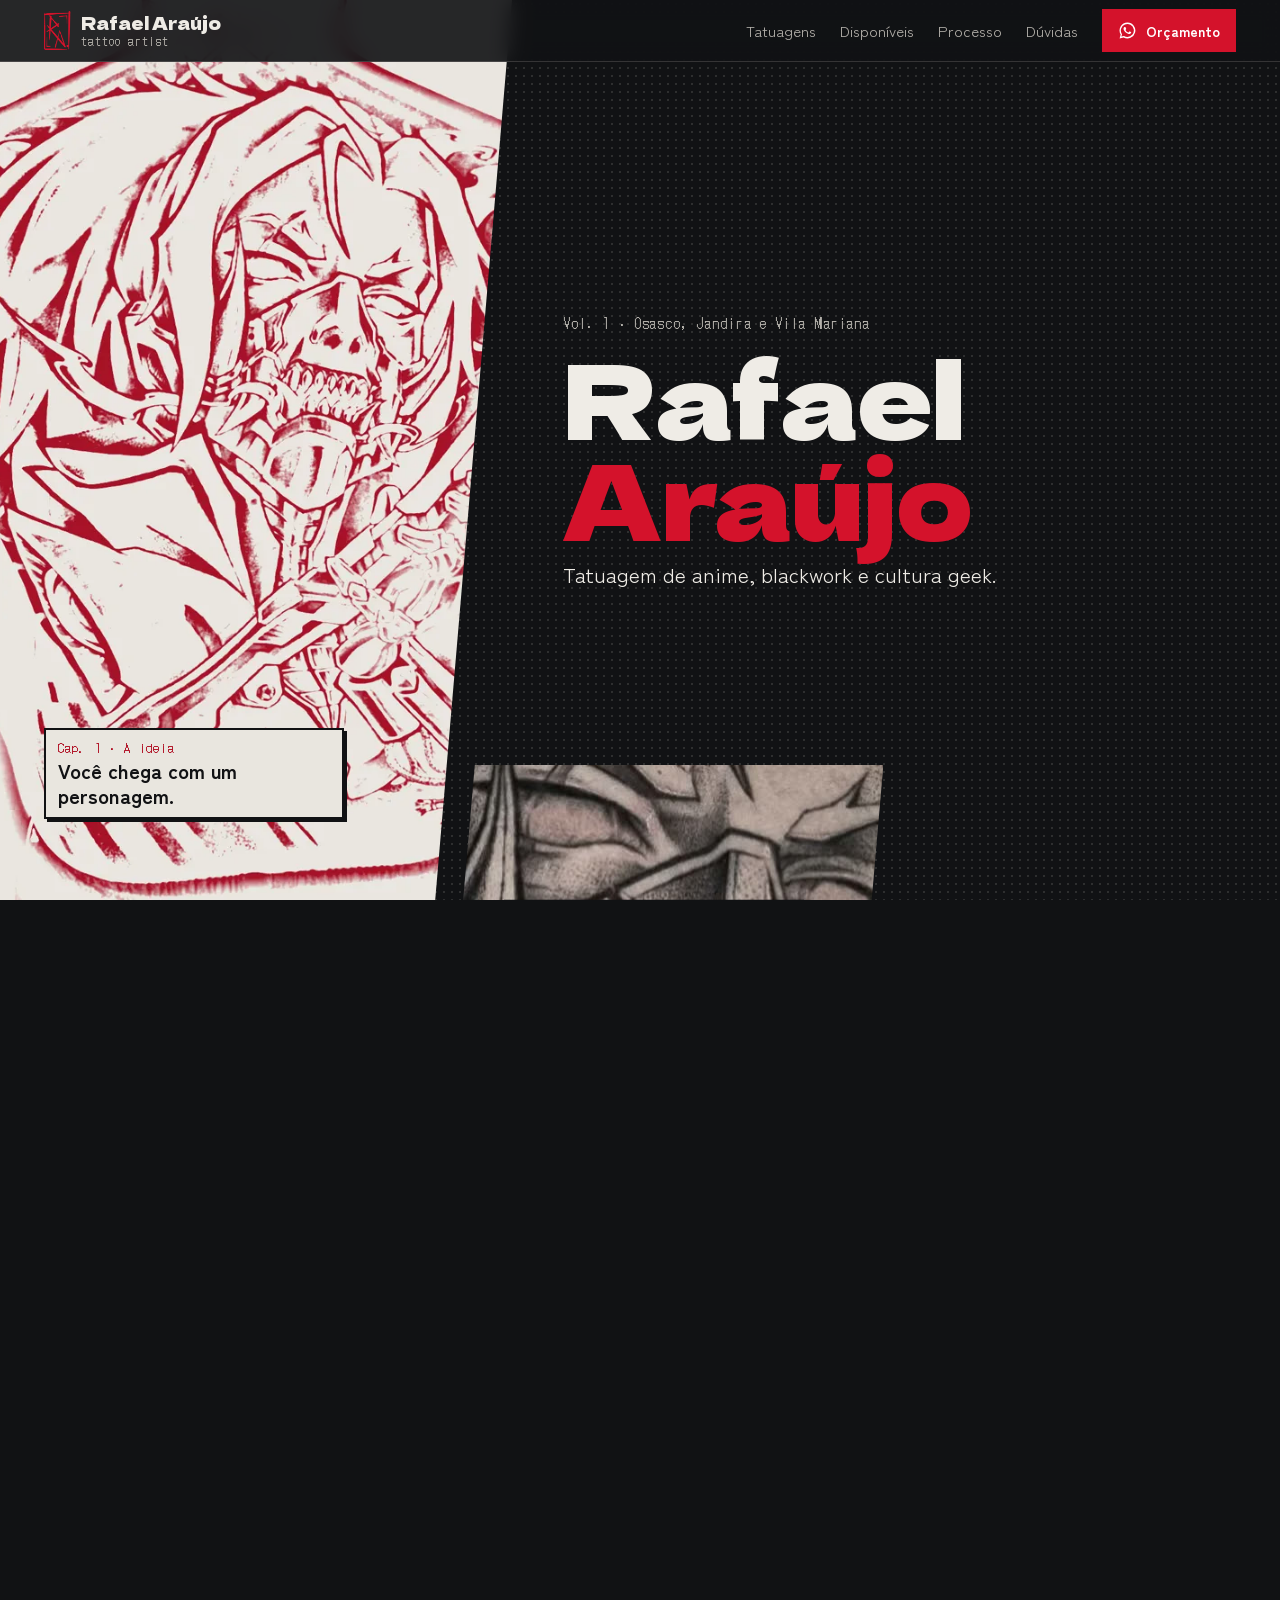
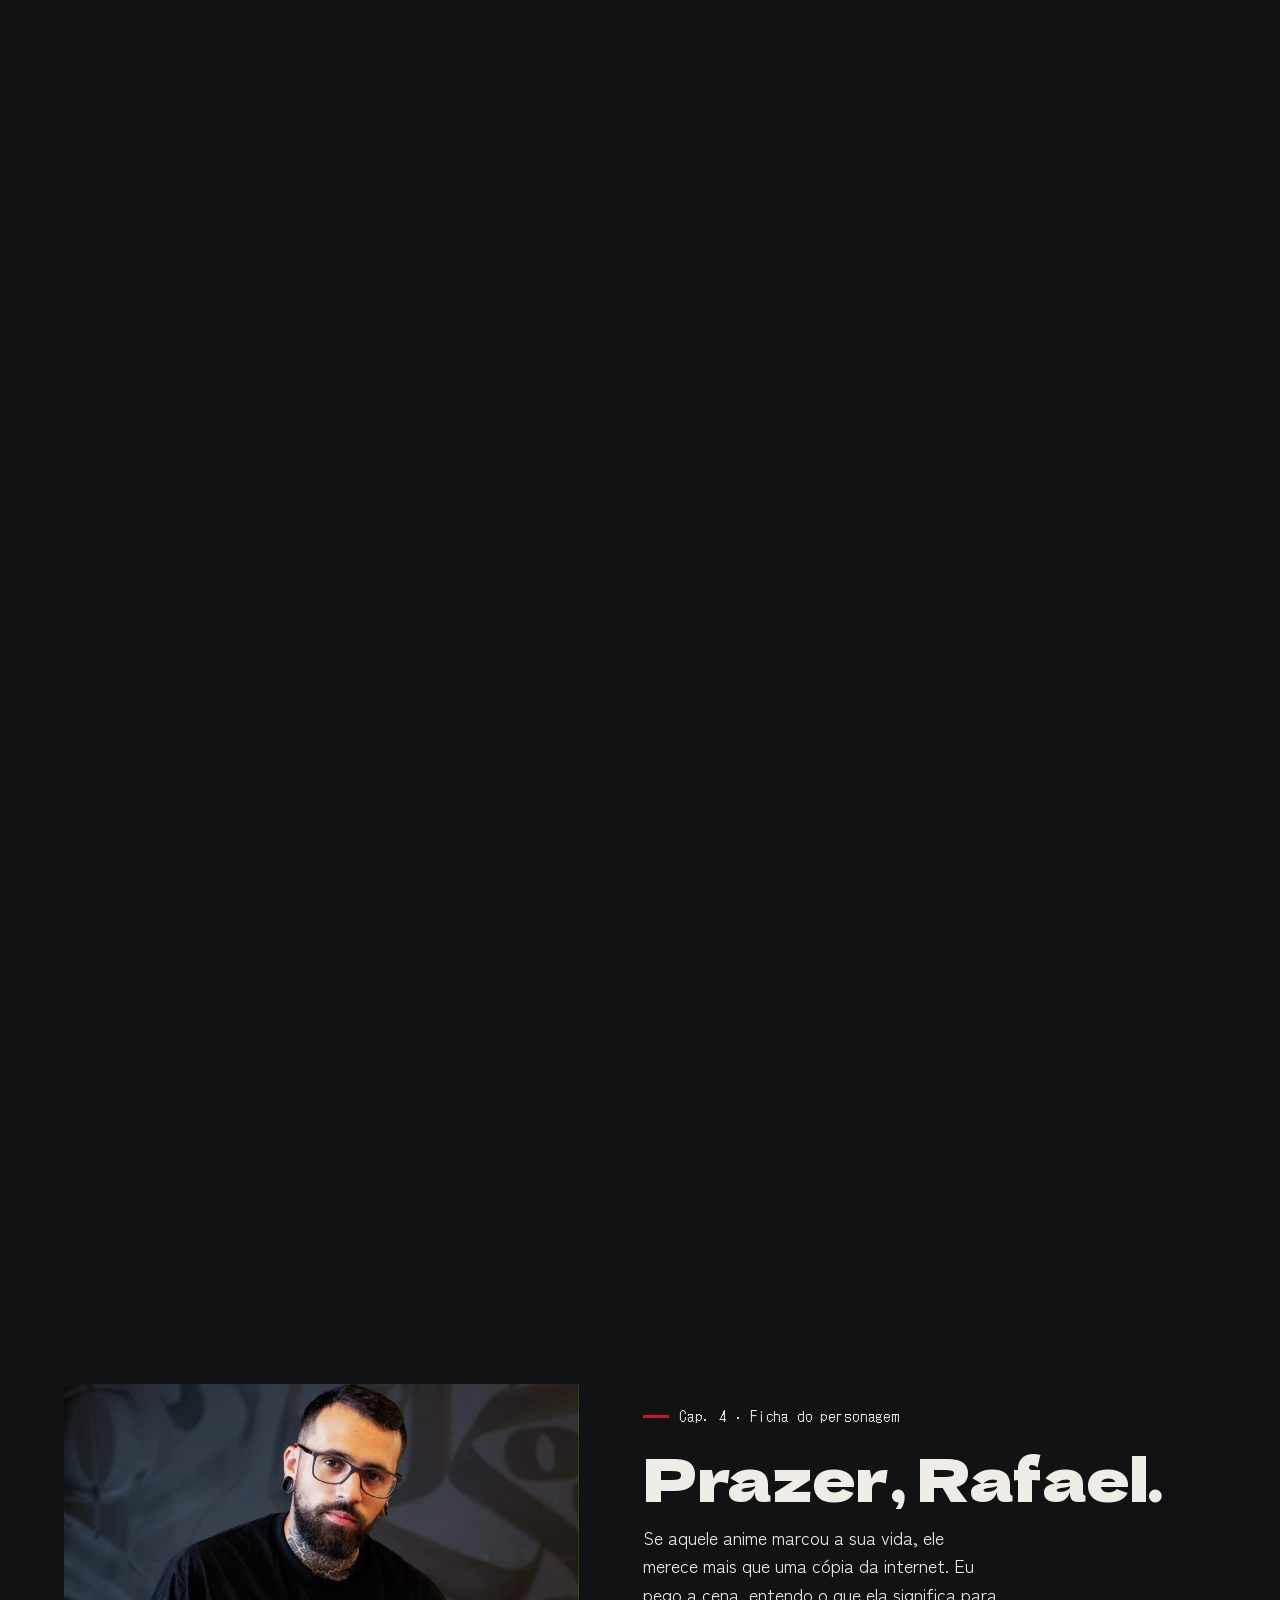
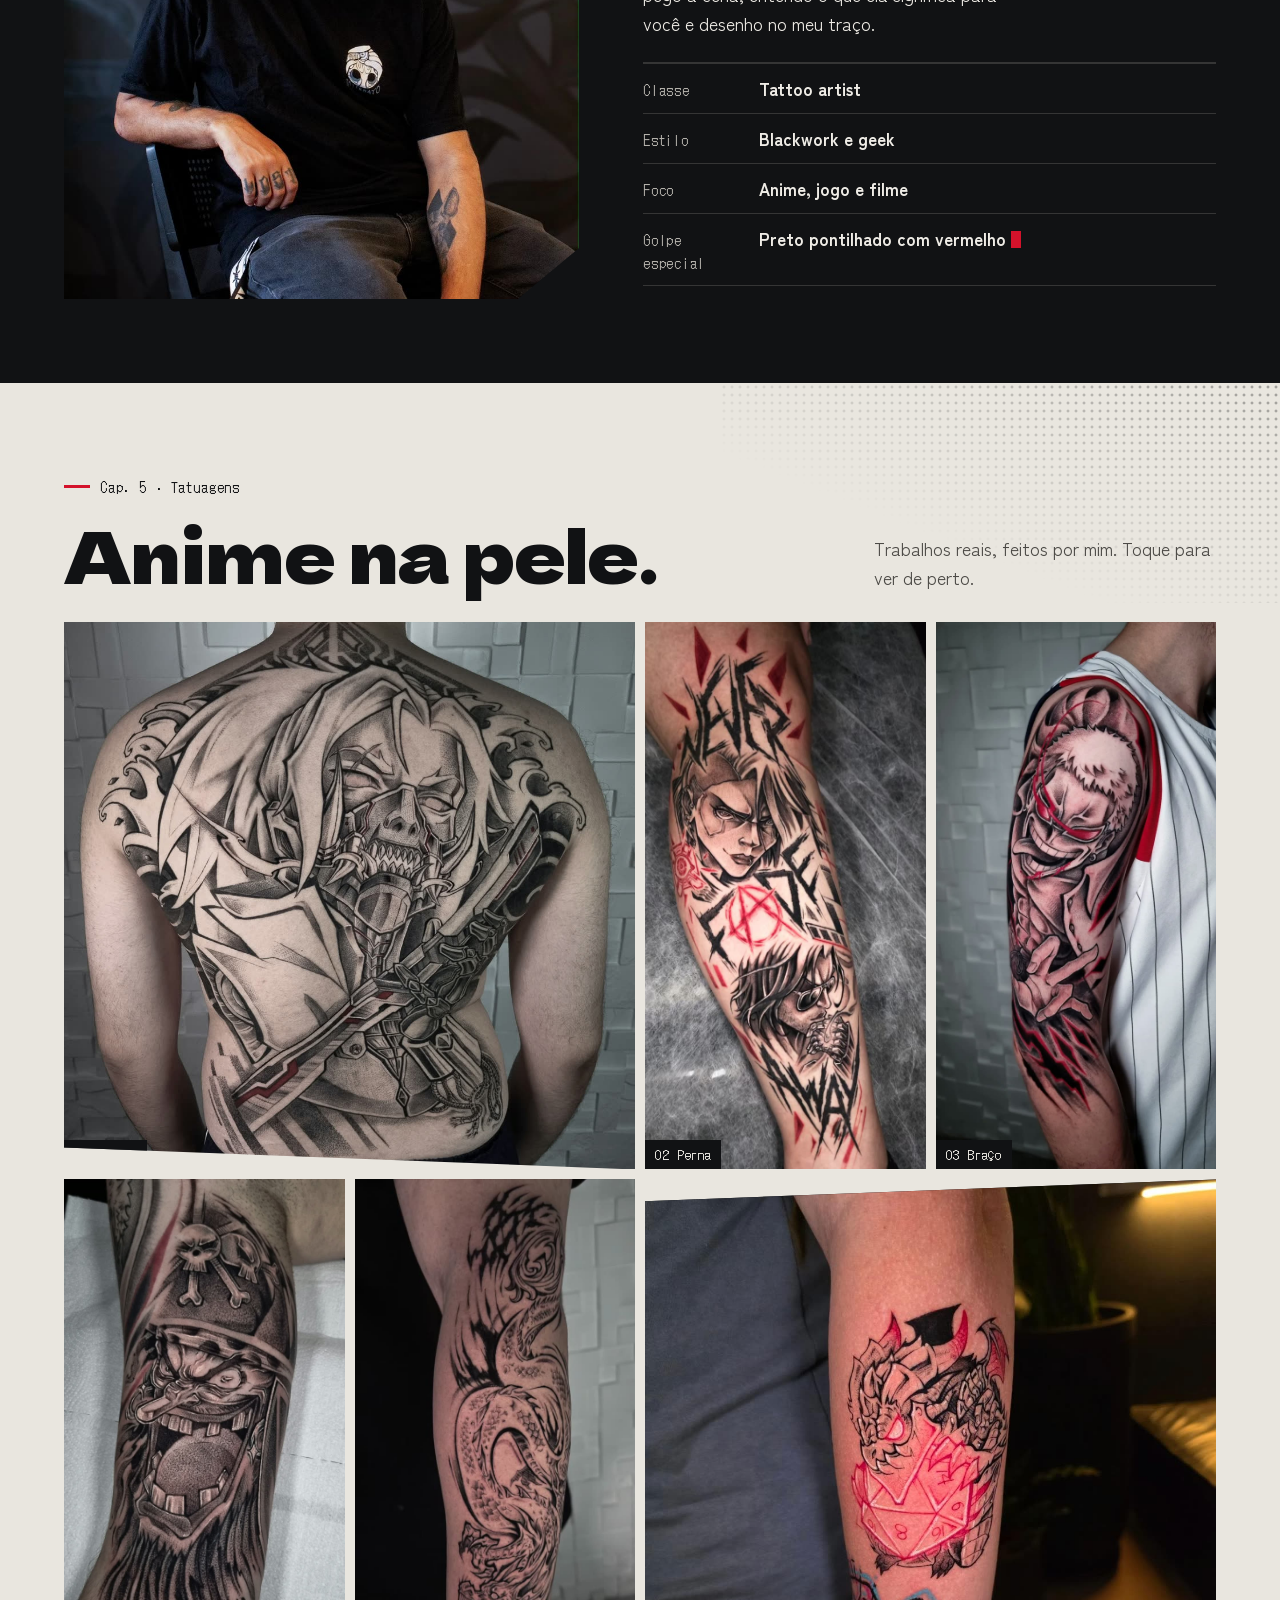
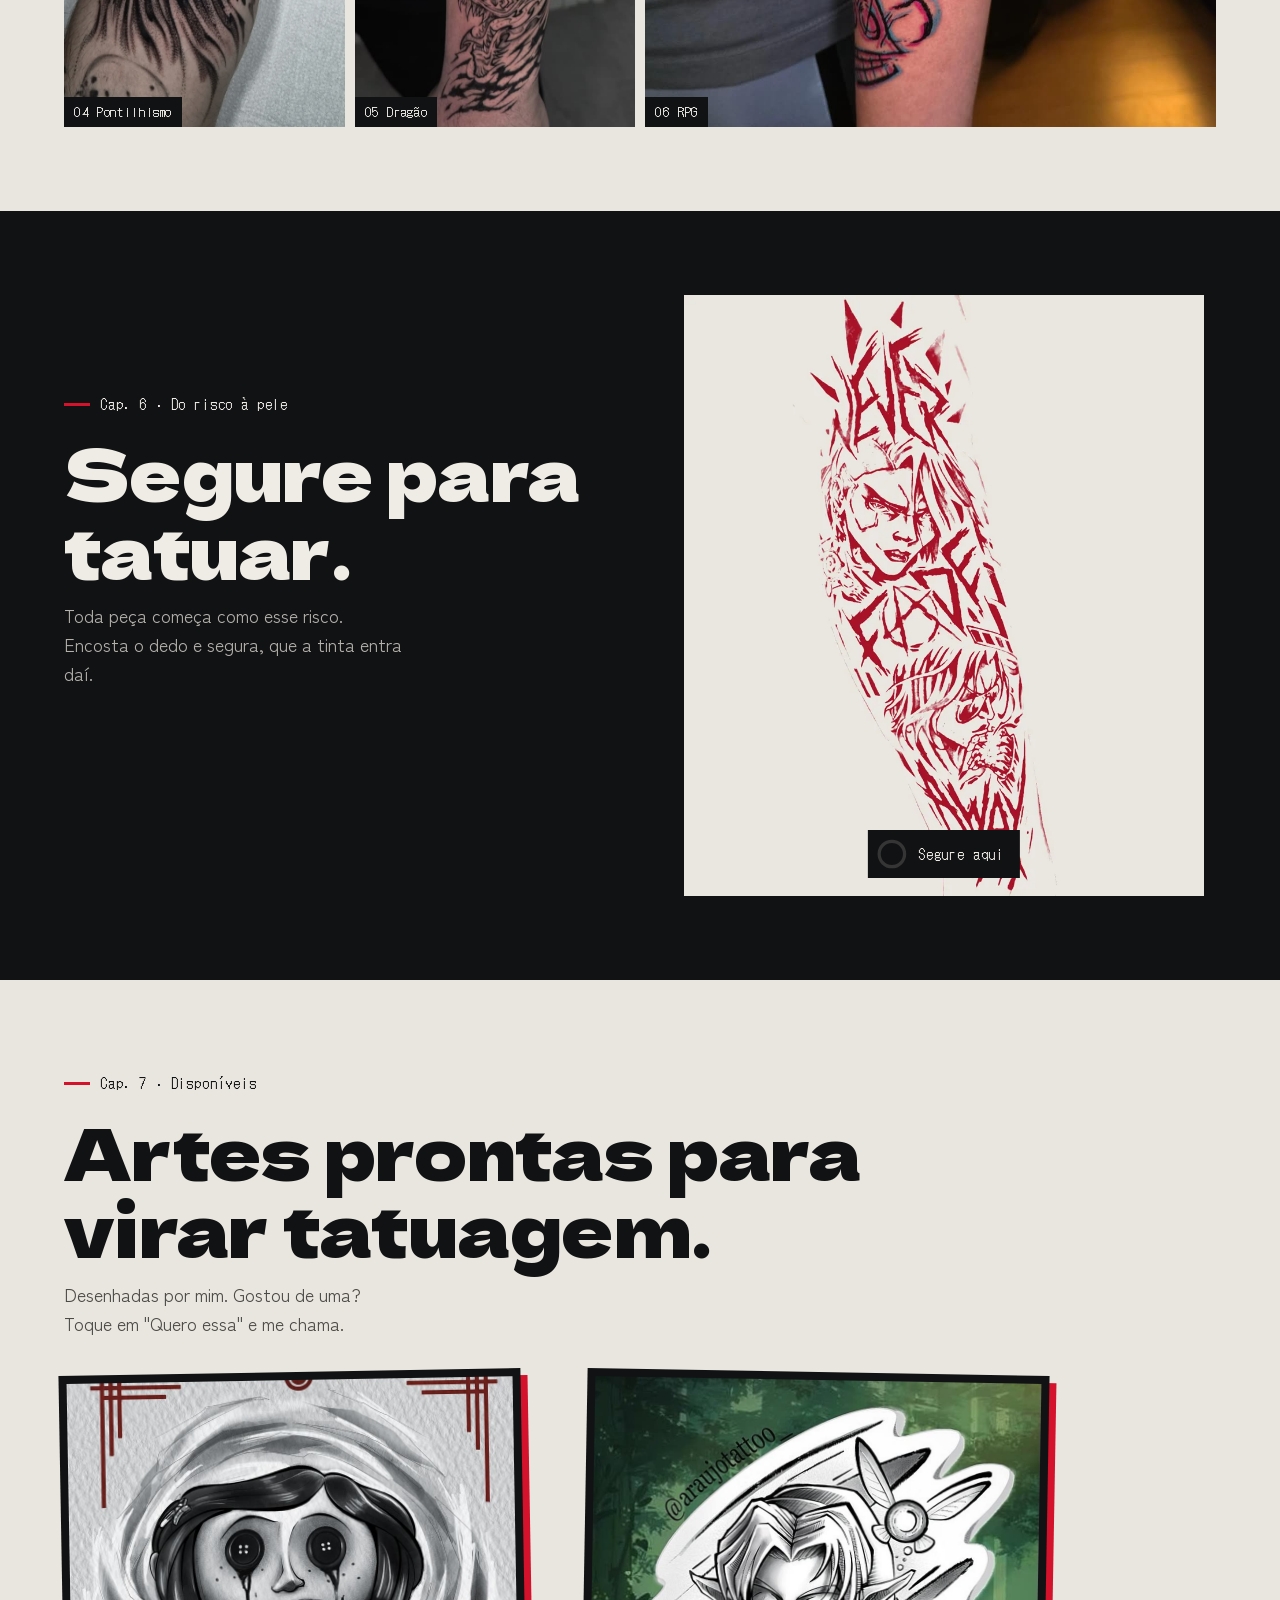
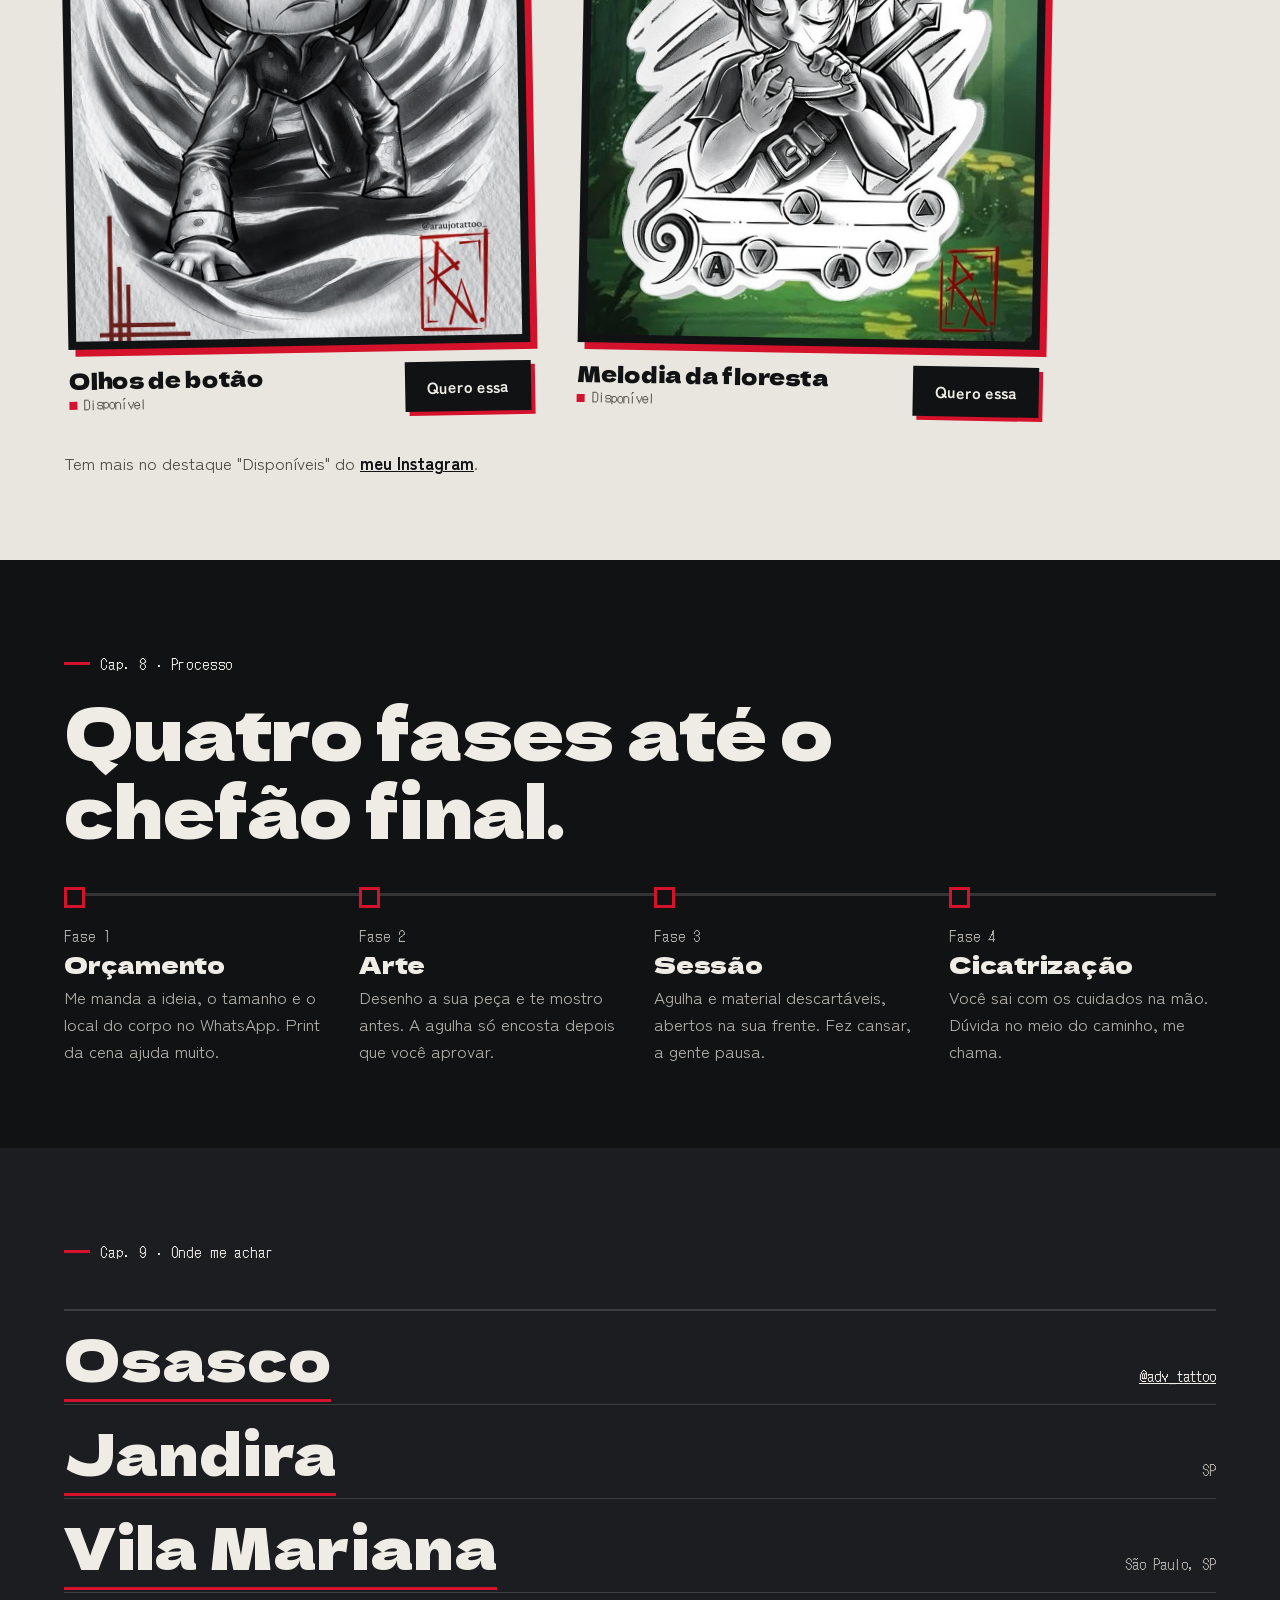
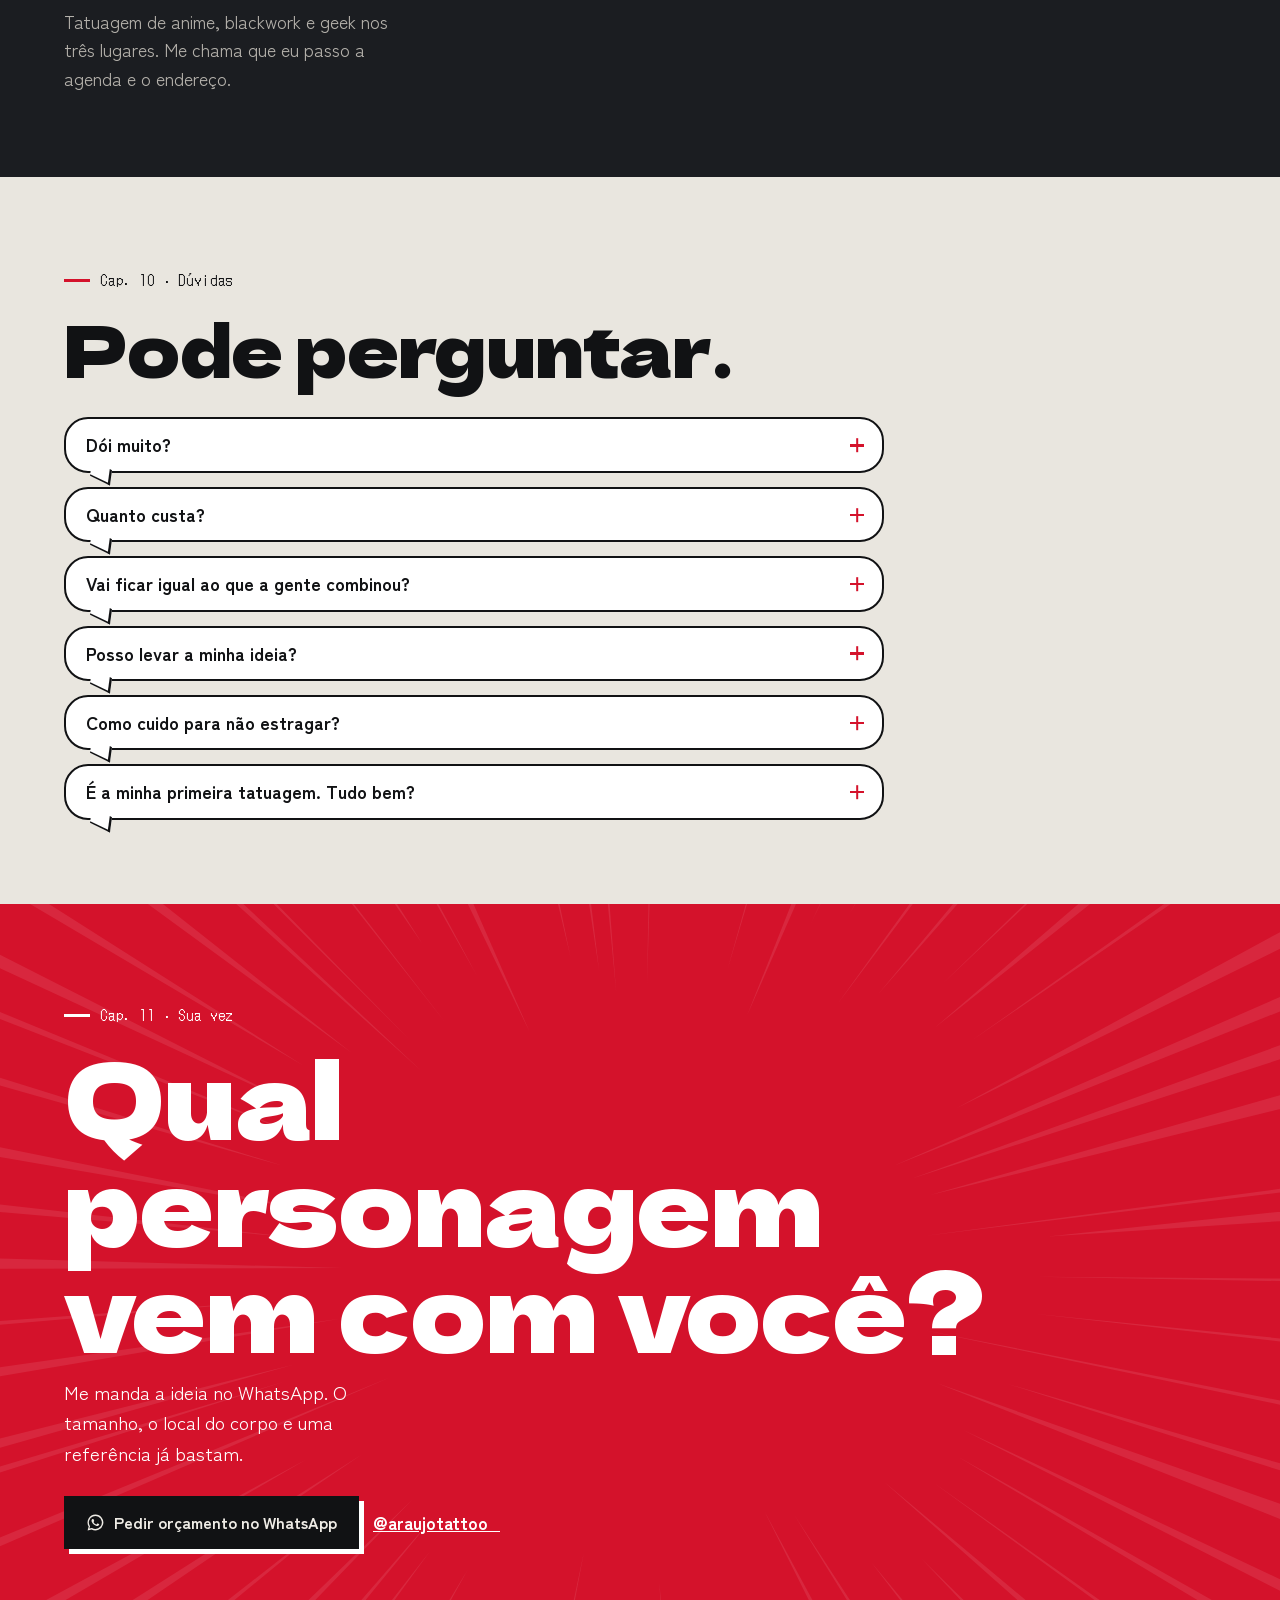
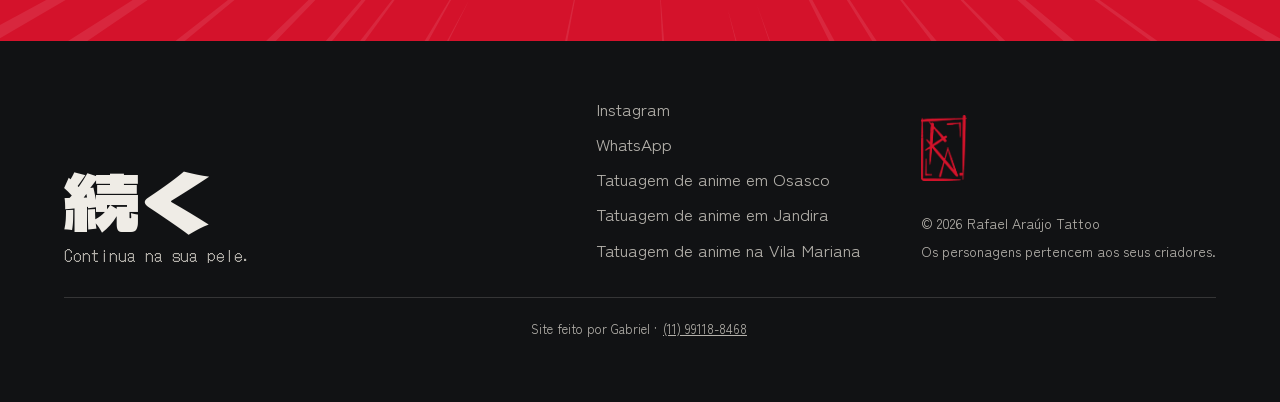
<file: index.html>
<!doctype html>
<html lang="pt-BR">
<head>
<meta charset="utf-8">
<meta name="viewport" content="width=device-width, initial-scale=1, viewport-fit=cover">
<title>Tatuagem de Anime em Osasco e São Paulo | Rafael Araújo Tattoo</title>
<meta name="description" content="Rafael Araújo, tatuador de anime, blackwork e cultura geek. Atende em Osasco, Jandira e Vila Mariana. Peça seu orçamento pelo WhatsApp.">
<meta name="theme-color" content="#111214">
<meta name="robots" content="index,follow,max-image-preview:large">
<link rel="canonical" href="https://gabrie345.github.io/rafael-araujo-tattoo/">
<!-- DEPLOY STEP: URL do ar (GitHub Pages); troque se mudar de domínio -->
<meta name="twitter:card" content="summary_large_image">
<meta property="og:locale" content="pt_BR">
<meta property="og:site_name" content="Rafael Araújo Tattoo">
<meta property="og:title" content="Rafael Araújo Tattoo">
<meta property="og:description" content="Anime, blackwork e cultura geek na pele. Osasco, Jandira e Vila Mariana.">
<meta property="og:type" content="website">
<meta property="og:url" content="https://gabrie345.github.io/rafael-araujo-tattoo/">
<meta property="og:image:width" content="1200">
<meta property="og:image:height" content="630">
<meta property="og:image" content="https://gabrie345.github.io/rafael-araujo-tattoo/assets/og.jpg">
<link rel="icon" href="data:image/svg+xml,%3Csvg xmlns='http://www.w3.org/2000/svg' viewBox='0 0 40 56'%3E%3Crect width='40' height='56' fill='%23111214'/%3E%3Cpath d='M3 3H37V53H3ZM10 8V38M10 8L22 22 7 30M10 24L31 50M29 28L19 50M29 28L34 46' fill='none' stroke='%23D4122B' stroke-width='3.4' stroke-linecap='round' stroke-linejoin='round'/%3E%3C/svg%3E">
<link rel="preconnect" href="https://fonts.googleapis.com">
<link rel="preconnect" href="https://fonts.gstatic.com" crossorigin>
<link href="https://fonts.googleapis.com/css2?family=Dela+Gothic+One&family=DotGothic16&family=Zen+Kaku+Gothic+New:wght@400;700&display=swap" rel="stylesheet">
<script type="application/ld+json">{"@context":"https://schema.org","@type":"TattooParlor","@id":"https://gabrie345.github.io/rafael-araujo-tattoo/#negocio","name":"Rafael Araújo Tattoo","url":"https://gabrie345.github.io/rafael-araujo-tattoo/","image":"https://gabrie345.github.io/rafael-araujo-tattoo/assets/og.jpg","logo":"https://gabrie345.github.io/rafael-araujo-tattoo/assets/selo.webp","description":"Tatuagem de anime, blackwork e cultura geek em Osasco, Jandira e Vila Mariana.","telephone":"+55-11-95864-4330","address":{"@type":"PostalAddress","addressLocality":"Osasco","addressRegion":"SP","addressCountry":"BR"},"areaServed":[{"@type":"City","name":"Osasco"},{"@type":"City","name":"Jandira"},{"@type":"Place","name":"Vila Mariana, São Paulo"}],"employee":{"@type":"Person","name":"Rafael Araújo","jobTitle":"Tatuador"},"knowsAbout":["Tatuagem de anime","Blackwork","Tatuagem geek"],"sameAs":["https://www.instagram.com/araujotattoo_/"]}</script>
<script>document.documentElement.classList.add('js')</script>
<style>
:root{
  --ink:#111214;
  --panel:#1B1D21;
  --paper:#E9E6DF;
  --paper-deep:#DAD6CC;
  --accent:#D4122B;
  --accent-hover:#B00E23;
  --accent-muted:rgba(212,18,43,.26);
  --on-ink:#EFECE6;
  --on-ink-2:#B4B1AB;
  --on-paper-2:#4C4A46;
  --hair-ink:rgba(239,236,230,.16);
  --hair-paper:rgba(17,18,20,.18);
  --ease-out:cubic-bezier(.16,1,.3,1);
  --ease-soft:cubic-bezier(.45,0,.2,1);
  --f-display:'Dela Gothic One','Arial Black',system-ui,sans-serif;
  --f-text:'Zen Kaku Gothic New',ui-sans-serif,system-ui,sans-serif;
  --f-mono:'DotGothic16',ui-monospace,monospace;
  --gutter:18px;
}
*{box-sizing:border-box;margin:0}
html{overflow-x:hidden;overflow-x:clip;-webkit-text-size-adjust:100%;scroll-behavior:smooth;background:var(--ink)}
body{overflow-x:hidden;overflow-x:clip;background:var(--ink);color:var(--on-ink);font-family:var(--f-text);font-size:17px;line-height:1.6;-webkit-font-smoothing:antialiased}
img{display:block;max-width:100%;height:auto}
a{color:inherit}
button{font:inherit;color:inherit}
h1,h2,h3{font-family:var(--f-display);font-weight:400;letter-spacing:-.01em;line-height:1.08}
.sr{position:absolute!important;width:1px;height:1px;overflow:hidden;clip:rect(0 0 0 0);white-space:nowrap}
.skip{position:fixed;left:12px;top:-70px;z-index:100;background:var(--accent);color:#fff;padding:10px 16px;transition:top .3s var(--ease-out)}
.skip:focus{top:12px}
:focus-visible{outline:3px solid var(--accent);outline-offset:3px}
.mono{font-family:var(--f-mono);font-size:14px;letter-spacing:.06em}
.wrap{max-width:1240px;margin:0 auto;padding:0 var(--gutter)}

/* ambiente: retícula que deriva devagar atrás das seções escuras */
.ambient{position:fixed;inset:-40px;z-index:-1;pointer-events:none;
  background-image:radial-gradient(rgba(239,236,230,.09) 1px,transparent 1.4px);background-size:9px 9px;
  animation:drift 80s linear infinite;animation-delay:-24s}
@keyframes drift{to{transform:translate3d(36px,36px,0)}}

/* navegação */
.nav{position:fixed;top:0;left:0;right:0;z-index:40;display:flex;align-items:center;justify-content:space-between;
  padding:9px var(--gutter);padding-top:max(9px,env(safe-area-inset-top));background:rgba(17,18,20,.9);
  backdrop-filter:blur(10px);-webkit-backdrop-filter:blur(10px);border-bottom:1px solid var(--hair-ink)}
.brand{display:flex;align-items:center;gap:10px;text-decoration:none}
.brand img{width:27px;height:39px}
.brand span{font-family:var(--f-display);font-size:15px;line-height:1.05}
.brand small{display:block;font-family:var(--f-mono);font-size:12px;letter-spacing:.08em;color:var(--on-ink-2);margin-top:3px}
.nav-links{display:flex;align-items:center;gap:24px}
.nav-links a.l{display:none;text-decoration:none;font-size:15px;color:var(--on-ink-2);transition:color .3s var(--ease-soft)}
.nav-links a.l:hover{color:var(--on-ink)}

.btn{display:inline-flex;align-items:center;justify-content:center;gap:9px;font:700 16px/1 var(--f-text);text-decoration:none;
  padding:15px 20px;border:2px solid transparent;cursor:pointer;background:none;
  transition:background-color .3s var(--ease-soft),color .3s var(--ease-soft),border-color .3s var(--ease-soft),transform .35s var(--ease-out),box-shadow .35s var(--ease-out)}
.btn svg{width:19px;height:19px;flex:none}
.btn:active{transform:translate(2px,2px)}
.btn-red{background:var(--accent);color:#fff;box-shadow:4px 4px 0 var(--on-ink)}
.btn-red:hover{background:var(--accent-hover);transform:translate(-1px,-1px);box-shadow:6px 6px 0 var(--on-ink)}
.btn-line{border-color:var(--on-ink);color:var(--on-ink)}
.btn-line:hover{background:var(--on-ink);color:var(--ink)}
.btn-ink{background:var(--ink);color:var(--on-ink);box-shadow:4px 4px 0 var(--accent)}
.btn-ink:hover{transform:translate(-1px,-1px);box-shadow:6px 6px 0 var(--accent)}
.btn-sm{padding:10px 14px;font-size:14px;box-shadow:none}
.btn-sm:hover{box-shadow:none;transform:none}
@media (pointer:coarse){.btn{min-height:44px}}

/* ============ HERO: a página de mangá ============ */
.hero{position:relative;height:500vh}
.stage{position:sticky;top:0;height:100vh;height:100svh;overflow:hidden;background:var(--ink);
  --p2:0;--p3:0;--ps:0;--pi:0;--pr:0;--pt:0;
  --clip1:polygon(0 0,100% 0,100% 86%,0 100%);
  --clip2:polygon(0 18.5%,100% 0,100% 81.6%,0 100%);
  --clip3:polygon(0 20.3%,100% 0,100% 100%,0 100%)}
.stage::before{content:"";position:absolute;inset:0;background-image:radial-gradient(rgba(239,236,230,.13) 1.1px,transparent 1.5px);background-size:8px 8px}

.capa{position:absolute;left:var(--gutter);right:var(--gutter);bottom:max(46px,7svh);opacity:calc(1 - var(--p3))}
.capa .mono{color:var(--on-ink-2);display:block;margin-bottom:10px}
.capa h1{font-size:clamp(50px,15.4vw,120px);line-height:.96;color:var(--on-ink)}
.capa h1 em{font-style:normal;color:var(--accent)}
.capa p{margin-top:14px;font-size:18px;line-height:1.35;color:var(--on-ink)}
.cue{position:absolute;left:var(--gutter);bottom:max(14px,2svh);display:flex;align-items:center;gap:10px;color:var(--on-ink-2);opacity:calc(1 - var(--p3))}
.cue i{display:block;width:30px;height:2px;background:var(--accent);transform-origin:left;animation:cue 2.4s var(--ease-soft) infinite;animation-delay:-.5s}
@keyframes cue{0%{transform:scaleX(.2)}50%{transform:scaleX(1)}100%{transform:scaleX(.2)}}

.pn{position:absolute;left:0;right:0;will-change:transform}
.pn-clip{position:absolute;inset:0;overflow:hidden}
.pn-clip img{width:100%;height:100%;object-fit:cover}
.pn-1{top:0;height:45%}
.pn-1 .pn-clip{clip-path:var(--clip1)}
.pn-1 img{object-position:50% 34%;transform:scale(1.5) translate3d(-3%,3%,0);transform-origin:58% 34%}
.pn-2{top:40.2%;height:34%;transform:translate3d(calc((1 - var(--p2))*104%),0,0)}
.pn-2 .pn-clip{clip-path:var(--clip2)}
.pn-2 img{object-position:50% 42%}
.pn-3{top:69.5%;height:30.5%;transform:translate3d(calc((1 - var(--p3))*-104%),0,0)}
.pn-3 .pn-clip{clip-path:var(--clip3)}
.pn-3 img{object-position:50% 36%}

/* caixa de narração do mangá */
.box{position:absolute;background:var(--paper);color:var(--ink);border:2px solid var(--ink);box-shadow:3px 3px 0 var(--ink);padding:8px 12px 9px;max-width:min(66%,300px)}
.box b{display:block;font-family:var(--f-mono);font-weight:400;font-size:13px;letter-spacing:.06em;color:var(--accent-hover)}
.box p{font-weight:700;font-size:17px;line-height:1.22}
.pn-1 .box{left:var(--gutter);bottom:15%}
.pn-2 .box{right:var(--gutter);bottom:20%}
.pn-3 .box{left:var(--gutter);bottom:max(20px,3svh)}

.slash{position:absolute;left:-12%;top:40%;width:124%;height:22%;transform:rotate(-13deg) scaleX(var(--ps));transform-origin:0 50%}
.pano{position:absolute;inset:-12% -34%;background:var(--ink);border-right:14px solid var(--accent);
  transform:translate3d(calc((var(--pi) - 1)*132%),0,0) skewX(-15deg);will-change:transform}

.final{position:absolute;inset:0;--k:0}
.linhas{position:absolute;left:50%;top:30%;width:190vmax;height:190vmax;transform:translate(-50%,-50%) scale(calc(1.24 - .24*var(--pr)));opacity:calc(var(--pr)*.9)}
.linhas path{fill:var(--on-ink);opacity:.13}
.kanji{position:absolute;left:50%;top:max(58px,8svh);font-family:var(--f-display);font-size:min(102vw,54svh);line-height:1;color:var(--accent);
  transform:translate3d(-50%,calc((1 - var(--pr))*-5%),0) scale(calc(1.14 - .14*var(--pr)));opacity:var(--pr)}
.retrato{position:absolute;left:50%;top:max(62px,8svh);height:min(66svh,104vw);width:auto;max-width:none;
  transform:translate3d(-54%,calc((1 - var(--pr))*12%),0);opacity:var(--pr);will-change:transform,opacity;
  -webkit-mask-image:linear-gradient(to bottom,#000 70%,transparent 97%);mask-image:linear-gradient(to bottom,#000 70%,transparent 97%)}
.fim{position:absolute;left:var(--gutter);right:var(--gutter);bottom:max(22px,3svh)}
.fim::before{content:"";position:absolute;inset:-46px -18px -30px;z-index:-1;background:linear-gradient(to top,var(--ink) 58%,rgba(17,18,20,0) 100%);opacity:var(--pr)}
.fim .mono{display:block;margin-bottom:8px;color:var(--on-ink-2);--ks:clamp(0,(var(--k) - .1)*3,1);opacity:var(--ks);transform:translateY(calc((1 - var(--ks))*10px))}
.fim h2{font-size:clamp(33px,9.6vw,78px);line-height:1.04;max-width:11.5em;padding-right:62px}
.fim .w{display:inline-block;white-space:nowrap}
.fim h2 .w{--kc:clamp(0,(var(--k) - var(--th,0))*2.6,1);opacity:var(--kc);transform:translateY(calc((1 - var(--kc))*.55em))}
.fim .row{display:flex;flex-wrap:wrap;gap:12px;margin-top:18px;--kb:clamp(0,(var(--k) - .66)*3.4,1);opacity:var(--kb);transform:translateY(calc((1 - var(--kb))*12px))}
.fim .btn{padding:14px 16px}
.carimbo{position:absolute;right:var(--gutter);bottom:max(92px,13svh);width:52px;height:auto;transform:rotate(-6deg) scale(calc(2.1 - 1.1*var(--pt)));opacity:clamp(0,calc(var(--pt)*2.4),1)}

@media (min-width:900px){
  :root{--gutter:44px}
  .nav-links a.l{display:inline}
  .brand span{font-size:17px}
  .stage{--clip1:polygon(0 0,100% 0,85% 100%,0 100%);--clip2:polygon(16% 0,100% 0,84% 100%,0 100%);--clip3:polygon(15.4% 0,100% 0,100% 100%,0 100%)}
  .pn{top:0;bottom:0;height:auto;right:auto}
  .pn-1{left:0;width:40%}
  .pn-2{left:31%;width:38%;top:0;height:100%;transform:translate3d(0,calc((1 - var(--p2))*104%),0)}
  .pn-3{left:61%;width:39%;top:0;height:100%;transform:translate3d(0,calc((1 - var(--p3))*-104%),0)}
  .pn-1 img{object-position:50% 50%;transform:none}
  .pn-1 .box{top:auto;bottom:9%}
  .pn-2 .box{right:auto;left:22%;bottom:auto;top:15%}
  .pn-3 .box{left:18%;bottom:9%}
  .box p{font-size:20px}
  .capa{left:44%;right:var(--gutter);bottom:auto;top:50%;transform:translateY(-50%)}
  .capa h1{font-size:clamp(64px,8.2vw,132px)}
  .capa p{font-size:21px}
  .cue{left:44%;bottom:36px}
  .slash{top:36%;height:30%}
  .linhas{left:72%;top:42%}
  .kanji{left:72%;top:50%;font-size:min(50vw,92vh);transform:translate3d(-50%,calc(-50% + (1 - var(--pr))*-4%),0) scale(calc(1.12 - .12*var(--pr)))}
  .retrato{left:auto;right:4vw;top:auto;bottom:0;height:min(90vh,880px);transform:translate3d(0,calc((1 - var(--pr))*9%),0);-webkit-mask-image:linear-gradient(to bottom,#000 86%,transparent 100%);mask-image:linear-gradient(to bottom,#000 86%,transparent 100%)}
  .fim{right:auto;width:min(46vw,680px);bottom:auto;top:52%;transform:translateY(-50%)}
  .fim::before{display:none}
  .fim h2{padding-right:0}
  .carimbo{right:auto;left:var(--gutter);bottom:30px;width:64px}
}
@media (max-height:560px) and (orientation:landscape){.cue{display:none}}

/* estado final (sem JS ou movimento reduzido) */
html:not(.js) .hero,html.rm .hero{height:auto}
html:not(.js) .stage,html.rm .stage{position:relative;height:100vh;height:100svh;min-height:640px;--p2:1;--p3:1;--ps:1;--pi:1;--pr:1;--pt:1}
html:not(.js) .final,html.rm .final{--k:1}

/* ============ seções ============ */
.sec{padding:84px 0;position:relative}
.cap{display:inline-flex;align-items:center;gap:10px;font-family:var(--f-mono);font-size:14px;letter-spacing:.06em;margin-bottom:16px}
.cap::before{content:"";width:26px;height:3px;background:var(--accent)}
.papel{background:var(--paper);color:var(--ink)}
.papel .sub{color:var(--on-paper-2)}
.tom{position:relative}
.tom::after{content:"";position:absolute;right:0;top:0;width:min(60vw,560px);height:220px;pointer-events:none;
  background-image:radial-gradient(rgba(17,18,20,.34) 1.3px,transparent 1.7px);background-size:8px 8px;
  -webkit-mask-image:linear-gradient(to bottom left,#000 0%,transparent 66%);mask-image:linear-gradient(to bottom left,#000 0%,transparent 66%)}
.titulo{font-size:clamp(35px,9.6vw,72px);max-width:12em}
.sub{color:var(--on-ink-2);font-size:18px;max-width:38ch;margin-top:14px}

/* entradas */
.rv .part{opacity:0;transform:translate3d(-18px,0,0);transition:opacity .75s var(--ease-out),transform .75s var(--ease-out)}
.rv.in .part{opacity:1;transform:none}
.rv.in .part:nth-child(2){transition-delay:.09s}
.rv.in .part:nth-child(3){transition-delay:.18s}
.rv.in .part:nth-child(4){transition-delay:.27s}
.rv.in.settled .part,.rv.in.settled .part:nth-child(n){transition-delay:0s}

/* ficha do personagem */
.ficha{display:grid;gap:30px}
.ficha-foto{clip-path:polygon(0 0,100% 0,100% 90%,88% 100%,0 100%)}
.ficha-foto img{width:100%;aspect-ratio:1/1;object-fit:cover}
.ficha h2{font-size:clamp(32px,8.6vw,60px)}
.ficha p.txt{font-size:18px;margin-top:14px;max-width:40ch}
.stats{margin-top:24px;border-top:2px solid var(--hair-ink)}
.stats div{display:grid;grid-template-columns:104px 1fr;gap:12px;align-items:baseline;padding:11px 0;border-bottom:1px solid var(--hair-ink)}
.stats dt{font-family:var(--f-mono);font-size:14px;letter-spacing:.05em;color:var(--on-ink-2)}
.stats dd{margin:0;font-weight:700}
.cursor{display:inline-block;width:.55em;height:1em;background:var(--accent);vertical-align:-.12em;margin-left:5px;animation:blink 4.4s steps(1) infinite;animation-delay:-1.6s}
@keyframes blink{0%,62%{opacity:1}63%,100%{opacity:0}}
@media (min-width:900px){.ficha{grid-template-columns:.9fr 1fr;gap:64px;align-items:center}}

/* galeria: página de mangá */
.gal-head{display:grid;gap:0;margin-bottom:30px}
.galeria{display:grid;grid-template-columns:1fr 1fr;gap:8px}
.tile{position:relative;display:block;width:100%;padding:0;border:0;background:var(--ink);cursor:zoom-in;overflow:hidden;
  opacity:0;transform:translate3d(var(--dx,-28px),0,0);transition:opacity .8s var(--ease-out),transform .8s var(--ease-out)}
.tile.in{opacity:1;transform:none}
.tile img{width:100%;height:100%;object-fit:cover;transition:transform .9s var(--ease-out)}
.tile:hover img{transform:scale(1.045)}
.tile .tag{position:absolute;left:0;bottom:0;background:var(--ink);color:var(--on-ink);font-family:var(--f-mono);font-size:13px;letter-spacing:.05em;padding:5px 10px 4px}
.tile:nth-child(even){--dx:28px}
.t-costas{grid-column:span 2;aspect-ratio:1/1;clip-path:polygon(0 0,100% 0,100% 100%,0 96%)}
.t-perna,.t-ombro,.t-capitao,.t-dragao{aspect-ratio:4/5}
.t-dado{grid-column:span 2;aspect-ratio:16/11;clip-path:polygon(0 4%,100% 0,100% 100%,0 100%)}
.t-dado img{object-position:50% 58%}
@media (min-width:900px){
  .gal-head{grid-template-columns:1fr auto;align-items:end}
  .galeria{grid-template-columns:repeat(4,1fr);grid-auto-rows:clamp(190px,21vw,300px);gap:10px}
  .t-costas{grid-column:span 2;grid-row:span 2;aspect-ratio:auto}
  .t-perna,.t-ombro,.t-capitao,.t-dragao{grid-row:span 2;aspect-ratio:auto}
  .t-dado{grid-column:span 2;grid-row:span 2;aspect-ratio:auto}
}

/* lightbox */
dialog{border:0;padding:0;background:none;color:var(--on-ink);max-width:none;max-height:none;width:100vw;height:100vh;height:100dvh;margin:0}
dialog::backdrop{background:rgba(10,10,12,.94)}
dialog[open] .lb-in{animation:lbIn .4s var(--ease-out) both}
@keyframes lbIn{from{opacity:0;transform:scale(.97)}to{opacity:1;transform:none}}
.lb-in{position:relative;width:100%;height:100%;display:flex;flex-direction:column;align-items:center;justify-content:center;padding:58px 12px 72px}
.lb-in img{max-width:100%;max-height:100%;object-fit:contain}
.lb-cap{position:absolute;left:0;right:0;top:18px;text-align:center;color:var(--on-ink-2)}
.lb-btn{position:absolute;display:flex;align-items:center;justify-content:center;width:48px;height:48px;background:var(--panel);border:1px solid var(--hair-ink);cursor:pointer;transition:background-color .25s var(--ease-soft)}
.lb-btn:hover{background:var(--accent)}
.lb-btn svg{width:20px;height:20px;fill:none;stroke:currentColor;stroke-width:2.4}
.lb-x{top:8px;right:10px}
.lb-prev{left:calc(50% - 56px);bottom:12px}
.lb-next{left:calc(50% + 8px);bottom:12px}

/* momento interativo: segure para tatuar */
.hold-wrap{display:grid;gap:26px;align-items:center}
.hold{position:relative;aspect-ratio:900/1040;width:100%;max-width:520px;margin:0 auto;overflow:hidden;background:var(--paper);cursor:pointer;user-select:none;-webkit-user-select:none;touch-action:pan-y;-webkit-touch-callout:none;--r:0}
.hold img{position:absolute;inset:0;width:100%;height:100%;object-fit:cover;pointer-events:none;-webkit-user-drag:none}
.hold .tinta{-webkit-mask-image:radial-gradient(circle at var(--x,50%) var(--y,50%),#000 calc(var(--r)*1px - 50px),transparent calc(var(--r)*1px));mask-image:radial-gradient(circle at var(--x,50%) var(--y,50%),#000 calc(var(--r)*1px - 50px),transparent calc(var(--r)*1px))}
.hold-ui{position:absolute;left:50%;bottom:18px;transform:translateX(-50%);display:flex;align-items:center;gap:10px;background:var(--ink);color:var(--on-ink);padding:8px 16px 8px 8px;white-space:nowrap;transition:opacity .5s var(--ease-soft)}
.hold-ui svg{width:32px;height:32px;transform:rotate(-90deg)}
.hold-ui circle{fill:none;stroke-width:4}
.hold-ui .bg{stroke:var(--hair-ink)}
.hold-ui .fg{stroke:var(--accent);stroke-dasharray:100;stroke-dashoffset:calc(100 - var(--h,0)*100)}
.hold.done .hold-ui{opacity:0}
.hold-ring{position:absolute;inset:0;pointer-events:none;box-shadow:inset 0 0 0 3px var(--accent);opacity:0;animation:ring 4.8s var(--ease-soft) infinite;animation-delay:-1.4s}
.hold.done .hold-ring{display:none}
@keyframes ring{0%,100%{opacity:0}50%{opacity:.7}}
.hold-done{min-height:96px;grid-column:1/-1}
.hold-done .part{opacity:0;transform:translateY(12px);transition:opacity .7s var(--ease-out),transform .7s var(--ease-out)}
.hold-done.on .part{opacity:1;transform:none}
.hold-done.on .part:nth-child(2){transition-delay:.14s}
.hold-done h3{font-size:26px}
.hold-done p{color:var(--on-ink-2);margin-top:6px}
@media (min-width:900px){.hold-wrap{grid-template-columns:1fr 1fr;grid-template-areas:"t c" "d c";column-gap:64px;row-gap:22px}.hold-wrap>.rv{grid-area:t;align-self:end}.hold{grid-area:c}.hold-done{grid-area:d;grid-column:auto;align-self:start}}

/* disponíveis */
.artes{display:grid;gap:34px;margin-top:34px}
.arte{opacity:0;transform:translate3d(0,26px,0) rotate(0deg);transition:opacity .8s var(--ease-out),transform .8s var(--ease-out)}
.arte.in{opacity:1;transform:rotate(var(--rot,-1deg))}
.arte:nth-child(2){--rot:1deg}
.arte-img{background:var(--ink);padding:8px;box-shadow:7px 7px 0 var(--accent)}
.arte-img img{width:100%;aspect-ratio:4/5;object-fit:cover}
.arte-info{display:flex;align-items:center;justify-content:space-between;gap:14px;margin-top:18px;flex-wrap:wrap}
.arte h3{font-size:22px}
.status{display:flex;align-items:center;gap:7px;font-family:var(--f-mono);font-size:13px;color:var(--on-paper-2);margin-top:3px}
.status i{width:8px;height:8px;background:var(--accent);animation:pulso 3.6s var(--ease-soft) infinite;animation-delay:-1s}
@keyframes pulso{0%,100%{opacity:1}50%{opacity:.25}}
.mais{margin-top:36px;color:var(--on-paper-2)}
.mais a{color:var(--ink);font-weight:700}
@media (min-width:760px){.artes{grid-template-columns:1fr 1fr;gap:56px;max-width:980px}}

/* processo: quatro fases */
.fases{list-style:none;padding:0;margin-top:40px;display:grid;gap:30px;position:relative;--fl:0}
.fases::before,.fases::after{content:"";position:absolute;left:6px;top:6px;bottom:6px;width:3px}
.fases::before{background:var(--hair-ink)}
.fases::after{background:var(--accent);transform:scaleY(var(--fl));transform-origin:top}
.fases li{position:relative;padding-left:36px}
.fases li::before{content:"";position:absolute;left:0;top:5px;width:15px;height:15px;background:var(--ink);border:3px solid var(--accent);z-index:1}
.fases h3{font-size:24px;margin:3px 0 6px}
.fases .mono{color:var(--on-ink-2)}
.fases p{color:var(--on-ink-2);max-width:42ch}
@media (min-width:900px){
  .fases{grid-template-columns:repeat(4,1fr);gap:28px;padding-top:34px}
  .fases::before,.fases::after{left:0;right:0;top:6px;bottom:auto;width:auto;height:3px}
  .fases::after{transform:scaleX(var(--fl));transform-origin:left}
  .fases li{padding-left:0}
  .fases li::before{top:-34px}
}

/* onde */
.onde{background:var(--panel)}
.locais{margin-top:30px;border-top:2px solid var(--hair-ink);padding:0;list-style:none}
.locais li{display:flex;align-items:baseline;justify-content:space-between;gap:14px;padding:16px 0;border-bottom:1px solid var(--hair-ink);flex-wrap:wrap}
.locais b{font-family:var(--f-display);font-weight:400;font-size:clamp(28px,8vw,58px);line-height:1.05}
.locais span{color:var(--on-ink-2);font-family:var(--f-mono);font-size:14px}
.locais b a{text-decoration:none;background:linear-gradient(var(--accent),var(--accent)) 0 100%/100% 3px no-repeat;padding-bottom:3px}
.locais .ig{color:var(--on-ink)}

/* dúvidas: balões de fala */
.duvidas{display:grid;gap:14px;margin-top:32px;max-width:820px}
.duvidas details{display:block}
.duvidas summary{list-style:none;cursor:pointer;position:relative;background:#fff;color:var(--ink);border:2px solid var(--ink);border-radius:24px;padding:14px 46px 14px 20px;font-weight:700;font-size:18px;line-height:1.3;transition:transform .35s var(--ease-out)}
.duvidas summary::-webkit-details-marker{display:none}
.duvidas summary:hover{transform:translateX(3px)}
.duvidas summary::before{content:"";position:absolute;left:26px;bottom:-11px;width:16px;height:16px;background:#fff;border-right:2px solid var(--ink);border-bottom:2px solid var(--ink);transform:skewX(26deg) rotate(32deg)}
.duvidas summary i{position:absolute;right:18px;top:50%;width:14px;height:14px;margin-top:-7px}
.duvidas summary i::before,.duvidas summary i::after{content:"";position:absolute;left:0;top:6px;width:14px;height:2.4px;background:var(--accent);transition:transform .4s var(--ease-out)}
.duvidas summary i::after{transform:rotate(90deg)}
.duvidas details[open] summary i::after{transform:rotate(0)}
.resp{position:relative;margin:20px 0 6px auto;max-width:88%;background:var(--ink);color:var(--on-ink);border-radius:24px;padding:14px 20px}
.resp::after{content:"";position:absolute;right:26px;top:-9px;width:16px;height:16px;background:var(--ink);transform:skewX(-26deg) rotate(32deg)}

/* chamada final */
.cta{background:var(--accent);color:#fff;overflow:hidden;position:relative;padding:92px 0}
.cta-linhas{position:absolute;left:50%;top:50%;width:170vmax;height:170vmax;margin:-85vmax 0 0 -85vmax;pointer-events:none;animation:gira 120s linear infinite}
.cta-linhas path{fill:#fff;opacity:.09}
@keyframes gira{to{transform:rotate(360deg)}}
.cta .wrap{position:relative}
.cta .cap::before{background:#fff}
.cta h2{font-size:clamp(40px,11.6vw,104px);line-height:1.02;max-width:9.5em}
.cta p{font-size:19px;max-width:32ch;margin-top:16px}
.cta .row{display:flex;flex-wrap:wrap;gap:14px;margin-top:28px;align-items:center}
.cta .btn-ink{box-shadow:5px 5px 0 #fff}
.cta .btn-ink:hover{box-shadow:7px 7px 0 #fff}
.cta .ig{color:#fff;font-weight:700}

/* rodapé */
footer{padding:54px 0 calc(100px + env(safe-area-inset-bottom));background:var(--ink)}
.foot{display:grid;gap:26px}
.continua{font-family:var(--f-display);font-size:clamp(44px,12vw,76px);line-height:1;color:var(--on-ink)}
.continua span{display:block;font-family:var(--f-mono);font-size:16px;letter-spacing:.06em;color:var(--on-ink-2);margin-top:10px}
.foot-links{display:grid;gap:8px}
.foot-links a{text-decoration:none;color:var(--on-ink-2);transition:color .3s var(--ease-soft)}
.foot-links a:hover{color:var(--on-ink)}
.foot small{color:var(--on-ink-2);font-size:14px;line-height:1.5}
.foot img{width:46px;height:auto}
@media (min-width:900px){.foot{grid-template-columns:1.4fr auto auto;align-items:end;gap:60px}footer{padding-bottom:54px}}

.credito{margin-top:34px;padding-top:12px;border-top:1px solid var(--hair-ink);text-align:center;color:var(--on-ink-2);font-size:13px;line-height:1.4}
.credito a{display:inline-block;padding:10px 2px;color:var(--on-ink-2)}
.fab{position:fixed;left:var(--gutter);right:calc(var(--gutter) + 4px);bottom:max(14px,env(safe-area-inset-bottom));z-index:30;opacity:0;transform:translateY(24px);pointer-events:none;
  transition:opacity .45s var(--ease-out),transform .45s var(--ease-out),background-color .3s var(--ease-soft)}
.fab.show{opacity:1;transform:none;pointer-events:auto}
@media (min-width:900px){.fab{display:none}}

/* pausa: aba escondida e fora da tela */
body.paused *,body.paused *::before,body.paused *::after{animation-play-state:paused!important}
.off,.off *,.off *::before,.off *::after{animation-play-state:paused!important}

@media (prefers-reduced-motion:reduce){
  *,*::before,*::after{animation:none!important;transition:none!important;transition-delay:0s!important;scroll-behavior:auto!important}
  .rv .part,.tile,.arte,.hold-done .part{opacity:1;transform:none}
  .arte{transform:rotate(var(--rot,-1deg))}
  .fases{--fl:1}
}
</style>
</head>
<body>
<a class="skip" href="#main">Pular para o conteúdo</a>
<div class="ambient" aria-hidden="true"></div>

<svg width="0" height="0" style="position:absolute" aria-hidden="true">
  <symbol id="wa" viewBox="0 0 24 24"><path fill="currentColor" d="M12 2a10 10 0 0 0-8.6 15.1L2 22l5-1.3A10 10 0 1 0 12 2Zm0 18.2c-1.6 0-3.1-.4-4.4-1.2l-.3-.2-3 .8.8-2.9-.2-.3A8.2 8.2 0 1 1 12 20.2Zm4.5-6.1c-.2-.1-1.5-.7-1.7-.8-.2-.1-.4-.1-.6.1l-.8 1c-.1.2-.3.2-.5.1a6.7 6.7 0 0 1-3.3-2.9c-.3-.4.2-.4.7-1.4.1-.2 0-.3 0-.4l-.8-1.8c-.2-.5-.4-.4-.6-.4h-.5c-.2 0-.4.1-.6.3-.2.2-.8.8-.8 2s.8 2.3 1 2.5c.1.2 1.6 2.5 4 3.5 1.5.6 2 .7 2.8.6.4-.1 1.5-.6 1.7-1.2.2-.6.2-1.1.1-1.2l-.4-.2Z"/></symbol>
</svg>

<header class="nav">
  <a class="brand" href="#topo" aria-label="Rafael Araújo Tattoo, início">
    <img src="assets/selo.webp" alt="" width="395" height="569">
    <span>Rafael Araújo<small>tattoo artist</small></span>
  </a>
  <nav class="nav-links" aria-label="Principal">
    <a class="l" href="#tatuagens">Tatuagens</a>
    <a class="l" href="#disponiveis">Disponíveis</a>
    <a class="l" href="#processo">Processo</a>
    <a class="l" href="#duvidas">Dúvidas</a>
    <a class="btn btn-red btn-sm" href="https://wa.me/5511958644330?text=Oi%2C%20Rafael!%20Vi%20seu%20site%20e%20quero%20um%20or%C3%A7amento." target="_blank" rel="noopener"><svg aria-hidden="true"><use href="#wa"/></svg>Orçamento</a>
  </nav>
</header>

<main id="main" tabindex="-1">
<section class="hero" id="topo" aria-label="Apresentação">
  <div class="stage" id="stage">
    <div class="capa">
      <span class="mono">Vol. 1 · Osasco, Jandira e Vila Mariana</span>
      <h1>Rafael <em>Araújo</em></h1>
      <p>Tatuagem de anime, blackwork e cultura geek.</p>
    </div>
    <div class="cue mono" aria-hidden="true"><i></i>role para abrir</div>

    <div class="pn pn-1">
      <div class="pn-clip"><img src="assets/hero-risco.webp" alt="Risco em linhas vermelhas de um fechamento de costas" width="1000" height="1000" fetchpriority="high"></div>
      <div class="box"><b>Cap. 1 · A ideia</b><p>Você chega com um personagem.</p></div>
    </div>
    <div class="pn pn-2">
      <div class="pn-clip"><img src="assets/hero-detalhe.jpg" alt="Detalhe em pontilhismo da tatuagem" width="900" height="900"></div>
      <div class="box"><b>Cap. 2 · O traço</b><p>Eu desenho ele para o seu corpo.</p></div>
    </div>
    <div class="pn pn-3">
      <div class="pn-clip"><img src="assets/tattoo-costas.jpg" alt="Fechamento de costas em blackwork pronto" width="1000" height="1000"></div>
      <div class="box"><b>Cap. 3 · A tinta</b><p>E ele fica. Para sempre.</p></div>
    </div>

    <svg class="slash" viewBox="0 0 1000 120" preserveAspectRatio="none" aria-hidden="true"><path fill="#D4122B" d="M0 74 42 54 180 46 300 30 420 34 560 22 700 28 830 12 1000 4 984 34 960 44 990 52 820 72 700 70 560 92 420 88 300 106 120 98 60 102 Z"/></svg>
    <div class="pano" aria-hidden="true"></div>

    <div class="final" id="final">
      <svg class="linhas" id="linhas" viewBox="-500 -500 1000 1000" aria-hidden="true"><path/></svg>
      <span class="kanji" aria-hidden="true">墨</span>
      <img class="retrato" src="assets/rafael.webp" alt="Rafael Araújo, tatuador, de camiseta preta, sentado, com tatuagens no pescoço e nos braços" width="1000" height="1000">
      <div class="fim">
        <span class="mono">墨 sumi: a tinta que fica</span>
        <h2 id="fimT">A próxima página é sua.</h2>
        <div class="row">
          <a class="btn btn-red" href="https://wa.me/5511958644330?text=Oi%2C%20Rafael!%20Vi%20seu%20site%20e%20quero%20um%20or%C3%A7amento." target="_blank" rel="noopener"><svg aria-hidden="true"><use href="#wa"/></svg>Pedir orçamento</a>
          <a class="btn btn-line" href="#tatuagens">Ver tatuagens</a>
        </div>
      </div>
      <img class="carimbo" src="assets/selo.webp" alt="" width="395" height="569">
    </div>
  </div>
</section>

<section class="sec" id="sobre">
  <div class="wrap ficha rv">
    <div class="ficha-foto part"><img src="assets/rafael-estudio.jpg" alt="Rafael Araújo no estúdio, em frente a uma parede pintada com arte em preto" width="900" height="900" loading="lazy"></div>
    <div class="part">
      <span class="cap">Cap. 4 · Ficha do personagem</span>
      <h2>Prazer, Rafael.</h2>
      <p class="txt">Se aquele anime marcou a sua vida, ele merece mais que uma cópia da internet. Eu pego a cena, entendo o que ela significa para você e desenho no meu traço.</p>
      <dl class="stats">
        <div><dt>Classe</dt><dd>Tattoo artist</dd></div>
        <div><dt>Estilo</dt><dd>Blackwork e geek</dd></div>
        <div><dt>Foco</dt><dd>Anime, jogo e filme</dd></div>
        <div><dt>Golpe especial</dt><dd>Preto pontilhado com vermelho<span class="cursor" aria-hidden="true"></span></dd></div>
      </dl>
    </div>
  </div>
</section>

<section class="sec papel tom" id="tatuagens">
  <div class="wrap">
    <div class="gal-head rv">
      <div class="part">
        <span class="cap">Cap. 5 · Tatuagens</span>
        <h2 class="titulo">Anime na pele.</h2>
      </div>
      <p class="sub part">Trabalhos reais, feitos por mim. Toque para ver de perto.</p>
    </div>
    <div class="galeria" id="galeria">
      <button class="tile t-costas" data-full="assets/tattoo-costas.jpg" data-cap="Costas fechadas"><img src="assets/tattoo-costas.jpg" alt="Fechamento de costas em blackwork com personagem de máscara e espada" loading="lazy" width="1000" height="1000"><span class="tag">01 Costas</span></button>
      <button class="tile t-perna" data-full="assets/tattoo-perna.jpg" data-cap="Perna, preto e vermelho"><img src="assets/tattoo-perna.jpg" alt="Tatuagem na perna com dois personagens de anime, lettering e detalhes vermelhos" loading="lazy" width="1000" height="1156"><span class="tag">02 Perna</span></button>
      <button class="tile t-ombro" data-full="assets/tattoo-ombro.jpg" data-cap="Ombro e braço"><img src="assets/tattoo-ombro.jpg" alt="Tatuagem no braço com personagem de anime sorrindo e raios vermelhos" loading="lazy" width="1000" height="1250"><span class="tag">03 Braço</span></button>
      <button class="tile t-capitao" data-full="assets/tattoo-capitao.jpg" data-cap="Pontilhismo no braço"><img src="assets/tattoo-capitao.jpg" alt="Tatuagem em pontilhismo no braço, com personagem de chapéu com caveiras" loading="lazy" width="1000" height="1250"><span class="tag">04 Pontilhismo</span></button>
      <button class="tile t-dragao" data-full="assets/tattoo-dragao.jpg" data-cap="Dragão no antebraço"><img src="assets/tattoo-dragao.jpg" alt="Dragão em linhas pretas subindo pelo antebraço" loading="lazy" width="1000" height="1186"><span class="tag">05 Dragão</span></button>
      <button class="tile t-dado" data-full="assets/tattoo-dado.jpg" data-cap="Dragão e dado de RPG"><img src="assets/tattoo-dado.jpg" alt="Dragão preto segurando um dado de RPG vermelho no antebraço" loading="lazy" width="1000" height="1000"><span class="tag">06 RPG</span></button>
    </div>
  </div>
</section>

<section class="sec" id="risco" aria-labelledby="risco-t">
  <div class="wrap hold-wrap">
    <div class="rv">
      <span class="cap part">Cap. 6 · Do risco à pele</span>
      <h2 class="titulo part" id="risco-t">Segure para tatuar.</h2>
      <p class="sub part">Toda peça começa como esse risco. Encosta o dedo e segura, que a tinta entra daí.</p>
    </div>
    <div class="hold" id="hold" role="button" tabindex="0" aria-label="Segure para ver a tatuagem pronta">
      <img class="risco" src="assets/risco-perna.webp" alt="" loading="lazy" width="900" height="1040">
      <img class="tinta" src="assets/tinta-perna.jpg" alt="Tatuagem de perna pronta, em preto e vermelho" loading="lazy" width="900" height="1040">
      <span class="hold-ring" aria-hidden="true"></span>
      <div class="hold-ui" aria-hidden="true">
        <svg viewBox="0 0 40 40"><circle class="bg" cx="20" cy="20" r="15.9" pathLength="100"/><circle class="fg" cx="20" cy="20" r="15.9" pathLength="100"/></svg>
        <span class="mono">Segure aqui</span>
      </div>
    </div>
    <div class="hold-done" id="holdDone" aria-live="polite">
      <h3 class="part">Pronto. Agora é para sempre.</h3>
      <p class="part">Imagina o seu personagem aí.</p>
    </div>
  </div>
</section>

<section class="sec papel" id="disponiveis">
  <div class="wrap">
    <div class="rv">
      <span class="cap part">Cap. 7 · Disponíveis</span>
      <h2 class="titulo part">Artes prontas para virar tatuagem.</h2>
      <p class="sub part">Desenhadas por mim. Gostou de uma? Toque em "Quero essa" e me chama.</p>
    </div>
    <div class="artes">
      <article class="arte">
        <div class="arte-img"><img src="assets/arte-botao.jpg" alt="Arte em preto e cinza de uma menina com botões no lugar dos olhos, assinada com o carimbo RA" loading="lazy" width="900" height="1200"></div>
        <div class="arte-info">
          <div><h3>Olhos de botão</h3><span class="status"><i aria-hidden="true"></i>Disponível</span></div>
          <a class="btn btn-ink" href="https://wa.me/5511958644330?text=Oi%2C%20Rafael!%20Quero%20a%20arte%20%22Olhos%20de%20bot%C3%A3o%22%20do%20seu%20site." target="_blank" rel="noopener">Quero essa</a>
        </div>
      </article>
      <article class="arte">
        <div class="arte-img"><img src="assets/arte-floresta.jpg" alt="Arte em preto e cinza de um herói tocando uma ocarina com uma fada ao lado, assinada com o carimbo RA" loading="lazy" width="900" height="1126"></div>
        <div class="arte-info">
          <div><h3>Melodia da floresta</h3><span class="status"><i aria-hidden="true"></i>Disponível</span></div>
          <a class="btn btn-ink" href="https://wa.me/5511958644330?text=Oi%2C%20Rafael!%20Quero%20a%20arte%20%22Melodia%20da%20floresta%22%20do%20seu%20site." target="_blank" rel="noopener">Quero essa</a>
        </div>
      </article>
    </div>
    <p class="mais">Tem mais no destaque "Disponíveis" do <a href="https://www.instagram.com/araujotattoo_/" target="_blank" rel="noopener">meu Instagram</a>.</p>
  </div>
</section>

<section class="sec" id="processo">
  <div class="wrap">
    <div class="rv">
      <span class="cap part">Cap. 8 · Processo</span>
      <h2 class="titulo part">Quatro fases até o chefão final.</h2>
    </div>
    <ol class="fases" id="fases">
      <li><span class="mono">Fase 1</span><h3>Orçamento</h3><p>Me manda a ideia, o tamanho e o local do corpo no WhatsApp. Print da cena ajuda muito.</p></li>
      <li><span class="mono">Fase 2</span><h3>Arte</h3><p>Desenho a sua peça e te mostro antes. A agulha só encosta depois que você aprovar.</p></li>
      <li><span class="mono">Fase 3</span><h3>Sessão</h3><p>Agulha e material descartáveis, abertos na sua frente. Fez cansar, a gente pausa.</p></li>
      <li><span class="mono">Fase 4</span><h3>Cicatrização</h3><p>Você sai com os cuidados na mão. Dúvida no meio do caminho, me chama.</p></li>
    </ol>
  </div>
</section>

<section class="sec onde" id="onde">
  <div class="wrap rv">
    <span class="cap part">Cap. 9 · Onde me achar</span>
    <ul class="locais part">
      <li><b><a href="osasco/">Osasco</a></b><span><a class="ig" href="https://www.instagram.com/adv_tattoo/" target="_blank" rel="noopener">@adv_tattoo</a></span></li>
      <li><b><a href="jandira/">Jandira</a></b><span>SP</span></li>
      <li><b><a href="vila-mariana/">Vila Mariana</a></b><span>São Paulo, SP</span></li>
    </ul>
    <p class="sub part">Tatuagem de anime, blackwork e geek nos três lugares. Me chama que eu passo a agenda e o endereço.</p>
  </div>
</section>

<section class="sec papel" id="duvidas">
  <div class="wrap">
    <div class="rv">
      <span class="cap part">Cap. 10 · Dúvidas</span>
      <h2 class="titulo part">Pode perguntar.</h2>
    </div>
    <div class="duvidas">
      <details><summary>Dói muito?<i aria-hidden="true"></i></summary><p class="resp">Depende do lugar e de cada pessoa. Costela, coluna e pé costumam incomodar mais. Antebraço e coxa costumam ser mais tranquilos. A gente faz pausa quando você precisar.</p></details>
      <details><summary>Quanto custa?<i aria-hidden="true"></i></summary><p class="resp">Depende do tamanho, do local e do detalhe da arte. Me manda a ideia no WhatsApp e eu te passo o valor antes de qualquer coisa.</p></details>
      <details><summary>Vai ficar igual ao que a gente combinou?<i aria-hidden="true"></i></summary><p class="resp">Você vê a arte antes e aprova. Se eu precisar mudar um detalhe para funcionar melhor na pele, te falo e a gente decide junto.</p></details>
      <details><summary>Posso levar a minha ideia?<i aria-hidden="true"></i></summary><p class="resp">Deve. Print do anime, foto da cena, rabisco no papel, vale tudo. Quanto mais você me contar por que aquele personagem importa, melhor fica a arte.</p></details>
      <details><summary>Como cuido para não estragar?<i aria-hidden="true"></i></summary><p class="resp">Nas primeiras semanas: sem coçar, sem tirar a casquinha e longe do sol. Eu te passo o passo a passo no dia da sessão.</p></details>
      <details><summary>É a minha primeira tatuagem. Tudo bem?<i aria-hidden="true"></i></summary><p class="resp">Tudo certo. Eu explico cada etapa antes de começar e a gente escolhe um lugar que combine com você.</p></details>
    </div>
  </div>
</section>

<section class="cta" id="contato">
  <svg class="cta-linhas" id="ctaLinhas" viewBox="-500 -500 1000 1000" aria-hidden="true"><path/></svg>
  <div class="wrap rv">
    <span class="cap part">Cap. 11 · Sua vez</span>
    <h2 class="part">Qual personagem vem com você?</h2>
    <p class="part">Me manda a ideia no WhatsApp. O tamanho, o local do corpo e uma referência já bastam.</p>
    <div class="row part">
      <a class="btn btn-ink" href="https://wa.me/5511958644330?text=Oi%2C%20Rafael!%20Vi%20seu%20site%20e%20quero%20um%20or%C3%A7amento." target="_blank" rel="noopener"><svg aria-hidden="true"><use href="#wa"/></svg>Pedir orçamento no WhatsApp</a>
      <a class="ig" href="https://www.instagram.com/araujotattoo_/" target="_blank" rel="noopener">@araujotattoo_</a>
    </div>
  </div>
</section>
</main>

<footer>
  <div class="wrap foot">
    <p class="continua">続く<span>Continua na sua pele.</span></p>
    <div class="foot-links">
      <a href="https://www.instagram.com/araujotattoo_/" target="_blank" rel="noopener">Instagram</a>
      <a href="https://wa.me/message/JOXVZEQDBLH2M1" target="_blank" rel="noopener">WhatsApp</a>
      <a href="osasco/">Tatuagem de anime em Osasco</a>
      <a href="jandira/">Tatuagem de anime em Jandira</a>
      <a href="vila-mariana/">Tatuagem de anime na Vila Mariana</a>
    </div>
    <div>
      <img src="assets/selo.webp" alt="Carimbo RA de Rafael Araújo" width="395" height="569" loading="lazy">
      <small><br>© 2026 Rafael Araújo Tattoo<br>Os personagens pertencem aos seus criadores.</small>
    </div>
  </div>
  <div class="wrap"><p class="credito">Site feito por Gabriel · <a href="https://wa.me/5511991188468?text=Oi%2C%20Gabriel!%20Vi%20o%20site%20do%20Rafael%20Ara%C3%BAjo%20e%20quero%20um%20site%20tamb%C3%A9m." target="_blank" rel="noopener">(11) 99118-8468</a></p></div>
</footer>

<a class="btn btn-red fab" id="fab" href="https://wa.me/5511958644330?text=Oi%2C%20Rafael!%20Vi%20seu%20site%20e%20quero%20um%20or%C3%A7amento." target="_blank" rel="noopener" tabindex="-1" aria-hidden="true"><svg aria-hidden="true"><use href="#wa"/></svg>Pedir orçamento</a>

<dialog id="lb" aria-label="Foto da tatuagem">
  <div class="lb-in">
    <p class="lb-cap mono" id="lbCap"></p>
    <img id="lbImg" alt="">
    <button class="lb-btn lb-x" id="lbX" aria-label="Fechar"><svg viewBox="0 0 24 24"><path d="M5 5l14 14M19 5L5 19"/></svg></button>
    <button class="lb-btn lb-prev" id="lbP" aria-label="Foto anterior"><svg viewBox="0 0 24 24"><path d="M15 4l-8 8 8 8"/></svg></button>
    <button class="lb-btn lb-next" id="lbN" aria-label="Próxima foto"><svg viewBox="0 0 24 24"><path d="M9 4l8 8-8 8"/></svg></button>
  </div>
</dialog>

<script>
(() => {
  const root = document.documentElement;
  const RM = matchMedia('(prefers-reduced-motion: reduce)');
  const clamp = (v, lo, hi) => Math.min(hi, Math.max(lo, v));
  const smooth = (p, e0, e1) => { const t = clamp((p - e0) / (e1 - e0), 0, 1); return t * t * (3 - 2 * t); };
  function rng(seed){ let s = seed >>> 0; return () => (s = (s * 1664525 + 1013904223) >>> 0) / 4294967296; }

  /* linhas de foco do mangá, com a mesma forma em todo carregamento */
  function focusLines(el, seed, inner, count){
    const r = rng(seed);
    let d = '';
    for (let i = 0; i < count; i++) {
      const a = i / count * Math.PI * 2 + r() * 0.05;
      const w = 0.004 + r() * 0.012;
      const start = inner * (0.8 + r() * 0.5);
      const R = 760;
      const x0 = Math.cos(a) * start, y0 = Math.sin(a) * start;
      const x1 = Math.cos(a - w) * R, y1 = Math.sin(a - w) * R;
      const x2 = Math.cos(a + w) * R, y2 = Math.sin(a + w) * R;
      d += `M${x0.toFixed(1)} ${y0.toFixed(1)}L${x1.toFixed(1)} ${y1.toFixed(1)}L${x2.toFixed(1)} ${y2.toFixed(1)}Z`;
    }
    el.querySelector('path').setAttribute('d', d);
  }
  focusLines(document.getElementById('linhas'), 7, 120, 96);
  focusLines(document.getElementById('ctaLinhas'), 19, 150, 72);

  /* título final dividido em palavras */
  const fimT = document.getElementById('fimT');
  (() => {
    const text = fimT.textContent.trim();
    const words = text.split(/\s+/);
    const sr = document.createElement('span'); sr.className = 'sr'; sr.textContent = text;
    const vis = document.createElement('span'); vis.setAttribute('aria-hidden', 'true');
    words.forEach((word, i) => {
      const w = document.createElement('span'); w.className = 'w'; w.textContent = word;
      w.style.setProperty('--th', (i / words.length * 0.5).toFixed(3));
      vis.appendChild(w);
      if (i < words.length - 1) vis.appendChild(document.createTextNode(' '));
    });
    fimT.textContent = ''; fimT.append(sr, vis);
  })();

  /* ---------- hero: a página que se monta com o scroll ---------- */
  const hero = document.querySelector('.hero');
  const stage = document.getElementById('stage');
  const finalEl = document.getElementById('final');
  const vars = { p2: -1, p3: -1, ps: -1, pi: -1, pr: -1, pt: -1 };
  let target = 0, shown = 0, rafId = null, lastTick = 0, heroOnScreen = true, scrubOn = false, kCache = -1, inertCache = null;

  function heroProgress(){
    const r = hero.getBoundingClientRect();
    const range = r.height - innerHeight;
    return range > 0 ? clamp(-r.top / range, 0, 1) : 1;
  }
  function setVar(name, v){
    const q = Math.round(v * 1000) / 1000;
    if (q !== vars[name]) { vars[name] = q; stage.style.setProperty('--' + name, q); }
  }
  function render(p){
    setVar('p2', smooth(p, 0.07, 0.19));
    setVar('p3', smooth(p, 0.29, 0.41));
    setVar('ps', smooth(p, 0.62, 0.68));
    setVar('pi', smooth(p, 0.66, 0.76));
    setVar('pr', smooth(p, 0.74, 0.86));
    setVar('pt', smooth(p, 0.87, 0.9));
    const k = clamp((p - 0.8) / 0.11, 0, 1);
    if (Math.abs(k - kCache) > 0.008 || (k === 1 && kCache !== 1) || (k === 0 && kCache !== 0)) { kCache = k; finalEl.style.setProperty('--k', k.toFixed(3)); }
    const inert = p < 0.72;
    if (inert !== inertCache) { inertCache = inert; finalEl.inert = inert; }
  }
  function tick(now){
    const dt = Math.min(100, now - (lastTick || now));
    lastTick = now;
    shown += (target - shown) * (1 - Math.pow(1 - 0.15, dt / 16.667));
    if (Math.abs(target - shown) < 0.0005) { shown = target; render(shown); rafId = null; lastTick = 0; return; }
    render(shown);
    rafId = requestAnimationFrame(tick);
  }
  function onScroll(){
    target = heroProgress();
    if (rafId === null && heroOnScreen && scrubOn) rafId = requestAnimationFrame(tick);
  }
  new IntersectionObserver(es => { heroOnScreen = es[0].isIntersecting; if (heroOnScreen) onScroll(); }).observe(hero);

  function enableScrub(){
    if (scrubOn) return; scrubOn = true;
    root.classList.remove('rm');
    Object.keys(vars).forEach(k => { vars[k] = -1; stage.style.removeProperty('--' + k); });
    kCache = -1; inertCache = null;
    addEventListener('scroll', onScroll, { passive: true });
    unpinFinalStates();
    target = shown = heroProgress();
    render(shown);
    onScroll();
  }
  function disableScrub(){
    if (!scrubOn) return; scrubOn = false;
    removeEventListener('scroll', onScroll);
    if (rafId !== null) { cancelAnimationFrame(rafId); rafId = null; }
  }
  function pinToFinalStates(){
    disableScrub();
    root.classList.add('rm');
    Object.keys(vars).forEach(k => stage.style.setProperty('--' + k, 1));
    finalEl.style.setProperty('--k', 1); finalEl.inert = false;
    document.querySelectorAll('.rv,.tile,.arte').forEach(el => el.classList.add('in', 'settled'));
    holdApi.finish();
    fases.style.setProperty('--fl', 1);
  }
  function unpinFinalStates(){ holdApi.reset(); }

  /* ---------- segure para tatuar: a tinta nasce onde o dedo encosta ---------- */
  const holdEl = document.getElementById('hold');
  const holdDone = document.getElementById('holdDone');
  const holdApi = (() => {
    let h = 0, holding = false, raf = null, last = 0, done = false, maxR = 900;
    const DUR = 1700;
    function write(){
      holdEl.style.setProperty('--h', h.toFixed(3));
      holdEl.style.setProperty('--r', Math.round(h * h * maxR + (h > 0 ? 40 * h : 0)));
    }
    function place(x, y){
      const b = holdEl.getBoundingClientRect();
      holdEl.style.setProperty('--x', x + 'px');
      holdEl.style.setProperty('--y', y + 'px');
      maxR = Math.hypot(Math.max(x, b.width - x), Math.max(y, b.height - y)) + 60;
    }
    function loop(now){
      const dt = Math.min(64, now - (last || now)); last = now;
      if (holding) h = Math.min(1, h + dt / DUR);
      else h = Math.max(0, h - dt / 1000);
      write();
      if (h >= 1 && !done) { finish(); return; }
      if ((holding && h < 1) || (!holding && h > 0)) raf = requestAnimationFrame(loop);
      else { raf = null; last = 0; }
    }
    function start(){ if (done) return; holding = true; if (!raf) raf = requestAnimationFrame(loop); }
    function stop(){ holding = false; if (!raf && !done && h > 0) raf = requestAnimationFrame(loop); }
    function finish(){
      done = true; holding = false; h = 1;
      maxR = Math.max(maxR, 2000); write();
      if (raf) { cancelAnimationFrame(raf); raf = null; }
      holdEl.classList.add('done'); holdDone.classList.add('on');
      holdEl.setAttribute('aria-label', 'Tatuagem pronta');
    }
    function reset(){
      done = false; h = 0; write(); holdEl.classList.remove('done'); holdDone.classList.remove('on');
      holdEl.setAttribute('aria-label', 'Segure para ver a tatuagem pronta');
    }
    holdEl.addEventListener('pointerdown', e => {
      if (e.button > 0) return;
      const b = holdEl.getBoundingClientRect();
      if (!done && h === 0) place(e.clientX - b.left, e.clientY - b.top);
      try { holdEl.setPointerCapture(e.pointerId); } catch (_) {}
      start();
    });
    ['pointerup', 'pointercancel', 'lostpointercapture'].forEach(t => holdEl.addEventListener(t, stop));
    holdEl.addEventListener('contextmenu', e => e.preventDefault());
    holdEl.addEventListener('keydown', e => {
      if ((e.key === ' ' || e.key === 'Enter') && !e.repeat) {
        e.preventDefault();
        const b = holdEl.getBoundingClientRect();
        if (!done && h === 0) place(b.width / 2, b.height / 2);
        start();
      }
    });
    holdEl.addEventListener('keyup', e => { if (e.key === ' ' || e.key === 'Enter') stop(); });
    return { finish, reset };
  })();

  /* ---------- lightbox da galeria ---------- */
  const lb = document.getElementById('lb');
  const lbImg = document.getElementById('lbImg');
  const lbCap = document.getElementById('lbCap');
  const tiles = [...document.querySelectorAll('.tile')];
  let lbI = 0;
  function show(i){
    lbI = (i + tiles.length) % tiles.length;
    const t = tiles[lbI];
    lbImg.src = t.dataset.full;
    lbImg.alt = t.querySelector('img').alt;
    lbCap.textContent = t.dataset.cap;
  }
  tiles.forEach((t, i) => t.addEventListener('click', () => { show(i); lb.showModal(); }));
  document.getElementById('lbX').addEventListener('click', () => lb.close());
  document.getElementById('lbP').addEventListener('click', () => show(lbI - 1));
  document.getElementById('lbN').addEventListener('click', () => show(lbI + 1));
  lb.addEventListener('click', e => { if (e.target === lb || e.target.classList.contains('lb-in')) lb.close(); });
  lb.addEventListener('close', () => tiles[lbI].focus({ preventScroll: true }));
  lb.addEventListener('keydown', e => { if (e.key === 'ArrowLeft') show(lbI - 1); if (e.key === 'ArrowRight') show(lbI + 1); });

  /* ---------- entradas das seções ---------- */
  const io = new IntersectionObserver(es => es.forEach(e => {
    if (!e.isIntersecting) return;
    e.target.classList.add('in');
    setTimeout(() => e.target.classList.add('settled'), 1400);
    io.unobserve(e.target);
  }), { rootMargin: '0px 0px -10% 0px' });
  document.querySelectorAll('.rv,.tile,.arte').forEach(el => io.observe(el));

  /* loops só rodam quando visíveis */
  const offIo = new IntersectionObserver(es => es.forEach(e => e.target.classList.toggle('off', !e.isIntersecting)));
  document.querySelectorAll('.hold,.cta,.cue,#sobre,#disponiveis').forEach(el => offIo.observe(el));
  document.addEventListener('visibilitychange', () => document.body.classList.toggle('paused', document.hidden));

  /* ---------- linha das fases e botão flutuante ---------- */
  const fab = document.getElementById('fab');
  const fases = document.getElementById('fases');
  const contato = document.getElementById('contato');
  let fabOn = null, contatoVisible = false, flCache = -1;
  new IntersectionObserver(es => { contatoVisible = es[0].isIntersecting; uiTick(); }).observe(contato);
  function uiTick(){
    const on = scrollY > hero.offsetHeight - innerHeight * 0.4 && !contatoVisible && innerWidth < 900;
    if (on !== fabOn) { fabOn = on; fab.classList.toggle('show', on); }
    if (RM.matches) return;
    const b = fases.getBoundingClientRect();
    const fl = Math.round(clamp((innerHeight * 0.82 - b.top) / (b.height + innerHeight * 0.3), 0, 1) * 100) / 100;
    if (fl !== flCache) { flCache = fl; fases.style.setProperty('--fl', fl); }
  }
  addEventListener('scroll', uiTick, { passive: true });
  addEventListener('resize', uiTick);
  addEventListener('resize', onScroll);

  /* ---------- movimento reduzido, decidido ao vivo ---------- */
  function applyHeroMode(){ if (RM.matches) pinToFinalStates(); else enableScrub(); }
  RM.addEventListener('change', applyHeroMode);
  applyHeroMode();
  uiTick();
})();
</script>
</body>
</html>
</file>
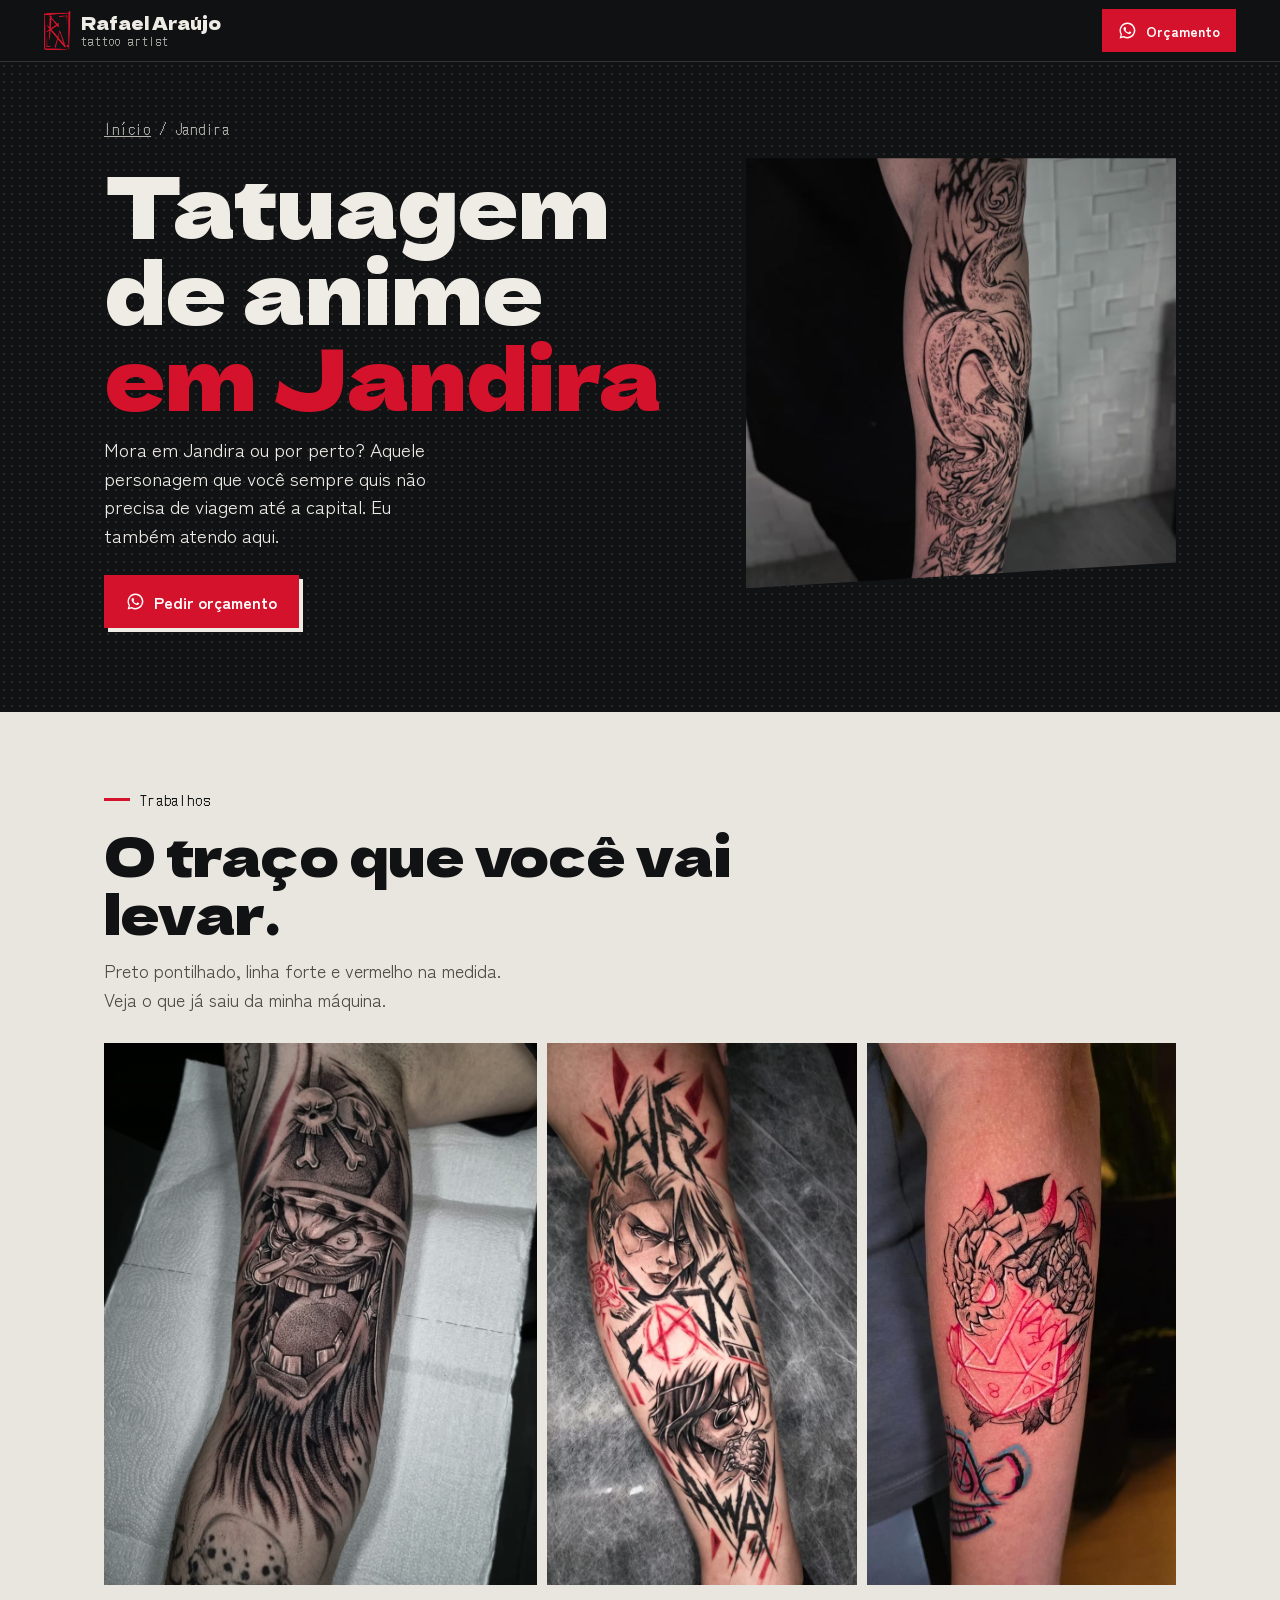
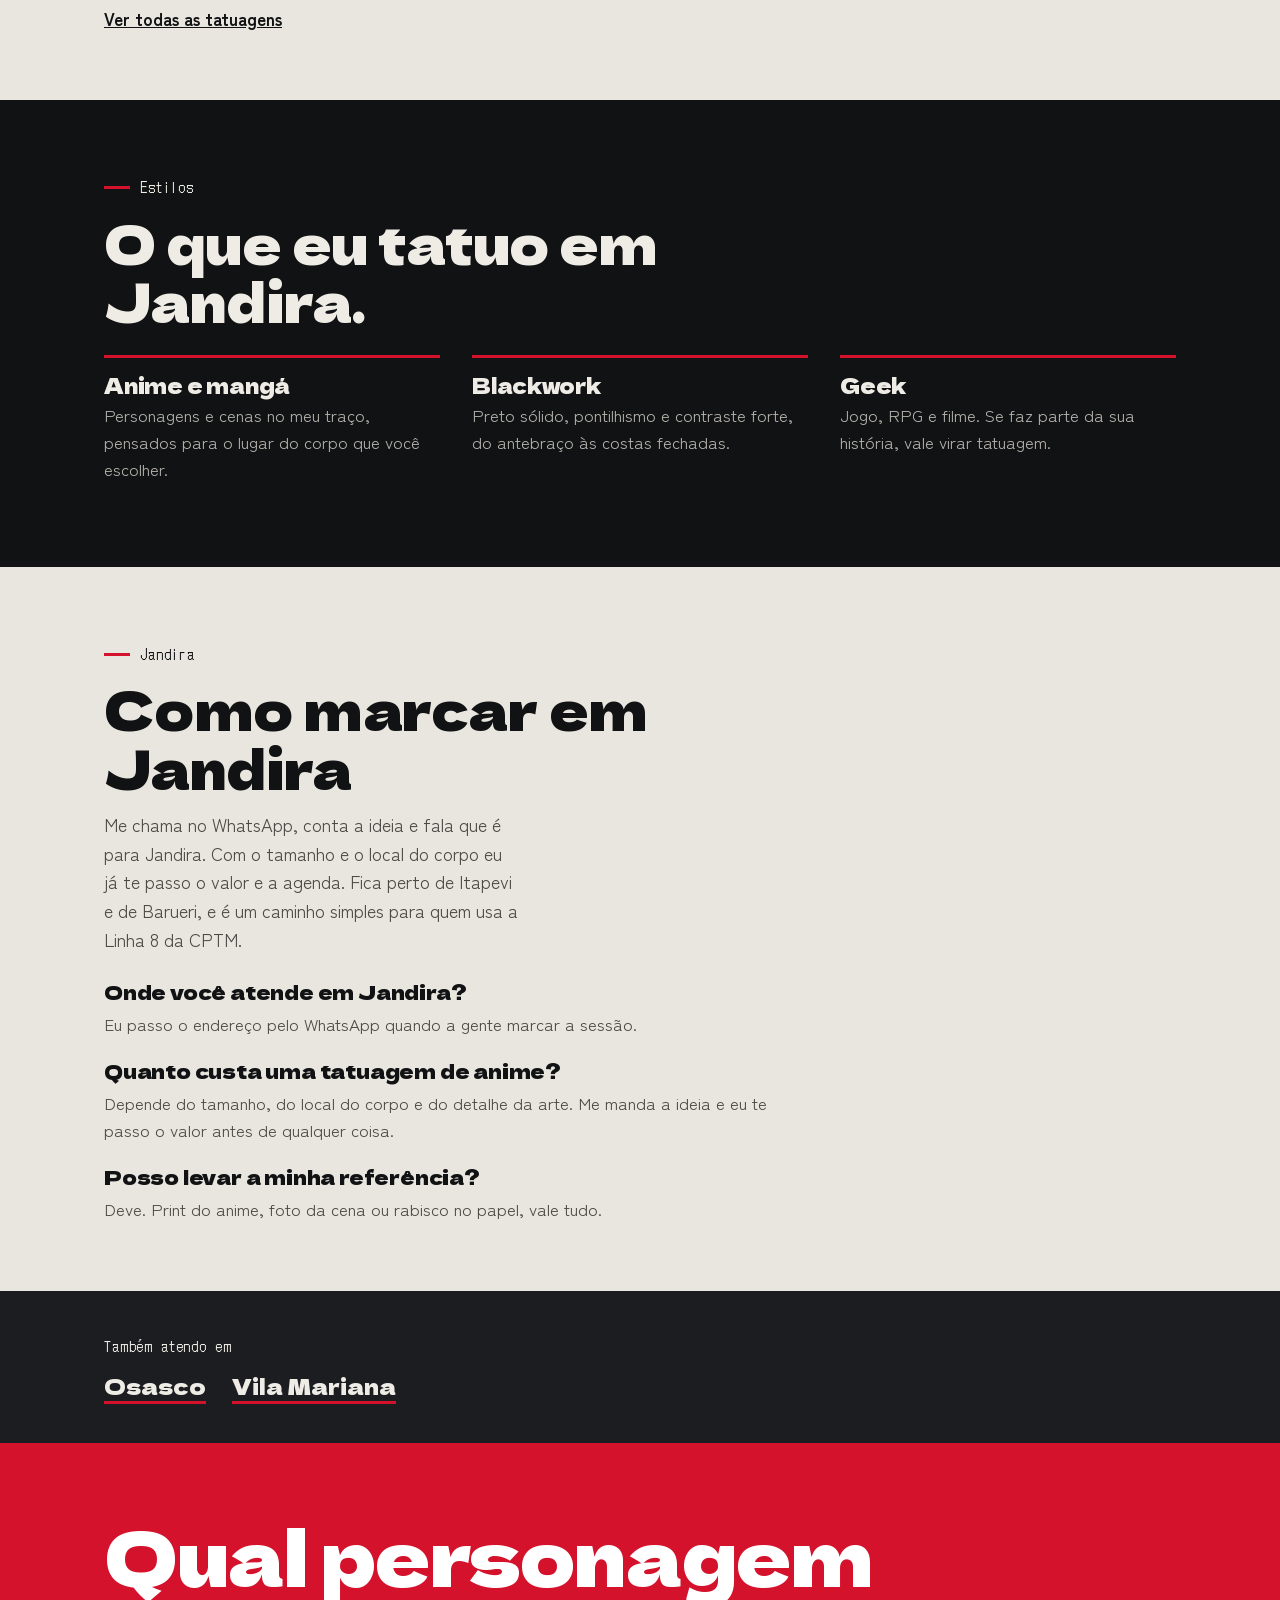
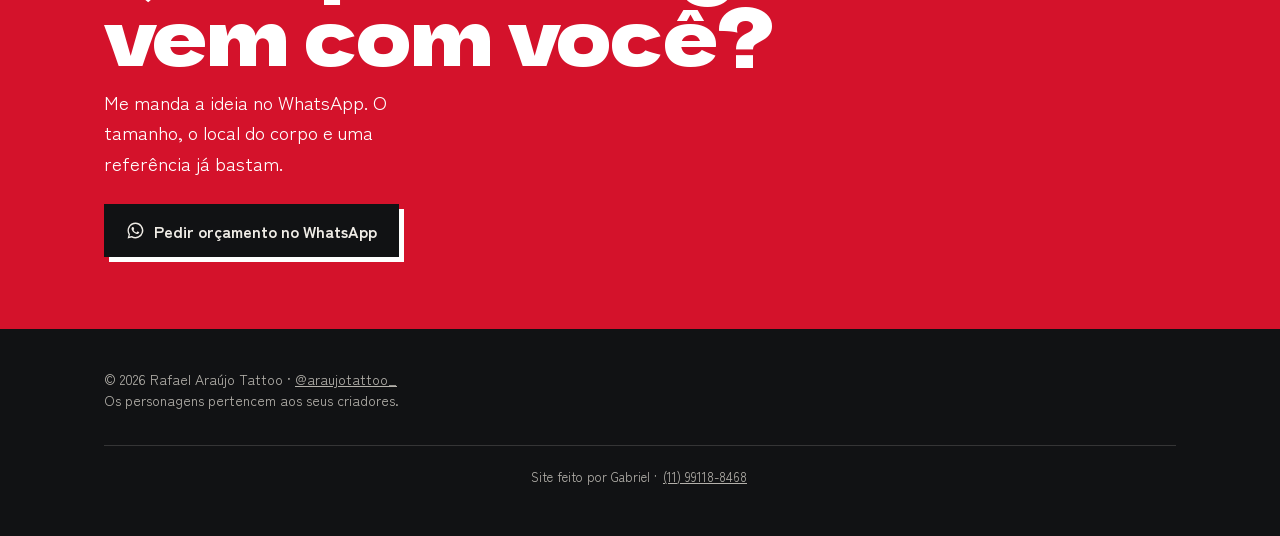
<file: jandira/index.html>
<!doctype html>
<html lang="pt-BR">
<head>
<meta charset="utf-8">
<meta name="viewport" content="width=device-width, initial-scale=1, viewport-fit=cover">
<title>Tatuagem de Anime em Jandira | Rafael Araújo Tattoo</title>
<meta name="description" content="Tatuador de anime, blackwork e geek em Jandira, SP. Veja os trabalhos e peça seu orçamento pelo WhatsApp.">
<meta name="theme-color" content="#111214">
<meta name="robots" content="index,follow,max-image-preview:large">
<link rel="canonical" href="https://gabrie345.github.io/rafael-araujo-tattoo/jandira/">
<meta name="twitter:card" content="summary_large_image">
<meta property="og:locale" content="pt_BR">
<meta property="og:site_name" content="Rafael Araújo Tattoo">
<meta property="og:title" content="Tatuagem de Anime em Jandira | Rafael Araújo Tattoo">
<meta property="og:description" content="Tatuador de anime, blackwork e geek em Jandira, SP. Veja os trabalhos e peça seu orçamento pelo WhatsApp.">
<meta property="og:type" content="website">
<meta property="og:url" content="https://gabrie345.github.io/rafael-araujo-tattoo/jandira/">
<meta property="og:image:width" content="1200">
<meta property="og:image:height" content="630">
<meta property="og:image" content="https://gabrie345.github.io/rafael-araujo-tattoo/assets/og.jpg">
<link rel="icon" href="data:image/svg+xml,%3Csvg xmlns='http://www.w3.org/2000/svg' viewBox='0 0 40 56'%3E%3Crect width='40' height='56' fill='%23111214'/%3E%3Cpath d='M3 3H37V53H3ZM10 8V38M10 8L22 22 7 30M10 24L31 50M29 28L19 50M29 28L34 46' fill='none' stroke='%23D4122B' stroke-width='3.4' stroke-linecap='round' stroke-linejoin='round'/%3E%3C/svg%3E">
<link rel="preconnect" href="https://fonts.googleapis.com">
<link rel="preconnect" href="https://fonts.gstatic.com" crossorigin>
<link href="https://fonts.googleapis.com/css2?family=Dela+Gothic+One&family=DotGothic16&family=Zen+Kaku+Gothic+New:wght@400;700&display=swap" rel="stylesheet">
<link rel="stylesheet" href="../assets/cidade.css">
<script type="application/ld+json">[{"@context":"https://schema.org","@type":"TattooParlor","@id":"https://gabrie345.github.io/rafael-araujo-tattoo/jandira/#negocio","name":"Rafael Araújo Tattoo Jandira","url":"https://gabrie345.github.io/rafael-araujo-tattoo/jandira/","image":"https://gabrie345.github.io/rafael-araujo-tattoo/assets/og.jpg","description":"Tatuador de anime, blackwork e geek em Jandira, SP. Veja os trabalhos e peça seu orçamento pelo WhatsApp.","telephone":"+55-11-95864-4330","address":{"@type":"PostalAddress","addressLocality":"Jandira","addressRegion":"SP","addressCountry":"BR"},"areaServed":{"@type":"Place","name":"Jandira"},"sameAs":["https://www.instagram.com/araujotattoo_/"]},{"@context":"https://schema.org","@type":"BreadcrumbList","itemListElement":[{"@type":"ListItem","position":1,"name":"Início","item":"https://gabrie345.github.io/rafael-araujo-tattoo/"},{"@type":"ListItem","position":2,"name":"Jandira","item":"https://gabrie345.github.io/rafael-araujo-tattoo/jandira/"}]}]</script>
</head>
<body>
<a class="skip" href="#main">Pular para o conteúdo</a>
<header class="nav">
  <a class="brand" href="../" aria-label="Rafael Araújo Tattoo, início">
    <img src="../assets/selo.webp" alt="" width="395" height="569">
    <span>Rafael Araújo<small>tattoo artist</small></span>
  </a>
  <a class="btn btn-red btn-sm" href="https://wa.me/5511958644330?text=Oi%2C%20Rafael%21%20Vi%20seu%20site%20e%20quero%20um%20or%C3%A7amento%20em%20Jandira." target="_blank" rel="noopener"><svg viewBox="0 0 24 24" aria-hidden="true"><path fill="currentColor" d="M12 2a10 10 0 0 0-8.6 15.1L2 22l5-1.3A10 10 0 1 0 12 2Zm0 18.2c-1.6 0-3.1-.4-4.4-1.2l-.3-.2-3 .8.8-2.9-.2-.3A8.2 8.2 0 1 1 12 20.2Zm4.5-6.1c-.2-.1-1.5-.7-1.7-.8-.2-.1-.4-.1-.6.1l-.8 1c-.1.2-.3.2-.5.1a6.7 6.7 0 0 1-3.3-2.9c-.3-.4.2-.4.7-1.4.1-.2 0-.3 0-.4l-.8-1.8c-.2-.5-.4-.4-.6-.4h-.5c-.2 0-.4.1-.6.3-.2.2-.8.8-.8 2s.8 2.3 1 2.5c.1.2 1.6 2.5 4 3.5 1.5.6 2 .7 2.8.6.4-.1 1.5-.6 1.7-1.2.2-.6.2-1.1.1-1.2l-.4-.2Z"/></svg>Orçamento</a>
</header>

<main id="main" tabindex="-1">
<section class="topo">
  <div class="wrap topo-grid">
    <div>
      <nav class="migalha mono" aria-label="Você está em"><a href="../">Início</a> / Jandira</nav>
      <h1>Tatuagem de anime <em>em Jandira</em></h1>
      <p class="lead">Mora em Jandira ou por perto? Aquele personagem que você sempre quis não precisa de viagem até a capital. Eu também atendo aqui.</p>
      <a class="btn btn-red" href="https://wa.me/5511958644330?text=Oi%2C%20Rafael%21%20Vi%20seu%20site%20e%20quero%20um%20or%C3%A7amento%20em%20Jandira." target="_blank" rel="noopener"><svg viewBox="0 0 24 24" aria-hidden="true"><path fill="currentColor" d="M12 2a10 10 0 0 0-8.6 15.1L2 22l5-1.3A10 10 0 1 0 12 2Zm0 18.2c-1.6 0-3.1-.4-4.4-1.2l-.3-.2-3 .8.8-2.9-.2-.3A8.2 8.2 0 1 1 12 20.2Zm4.5-6.1c-.2-.1-1.5-.7-1.7-.8-.2-.1-.4-.1-.6.1l-.8 1c-.1.2-.3.2-.5.1a6.7 6.7 0 0 1-3.3-2.9c-.3-.4.2-.4.7-1.4.1-.2 0-.3 0-.4l-.8-1.8c-.2-.5-.4-.4-.6-.4h-.5c-.2 0-.4.1-.6.3-.2.2-.8.8-.8 2s.8 2.3 1 2.5c.1.2 1.6 2.5 4 3.5 1.5.6 2 .7 2.8.6.4-.1 1.5-.6 1.7-1.2.2-.6.2-1.1.1-1.2l-.4-.2Z"/></svg>Pedir orçamento</a>
    </div>
    <div class="topo-foto"><img src="../assets/tattoo-dragao.jpg" alt="Tatuagem de dragão em linhas pretas no antebraço, feita por Rafael Araújo" width="1000" height="1186" fetchpriority="high"></div>
  </div>
</section>

<section class="sec papel">
  <div class="wrap">
    <span class="cap">Trabalhos</span>
    <h2>O traço que você vai levar.</h2>
    <p class="texto">Preto pontilhado, linha forte e vermelho na medida. Veja o que já saiu da minha máquina.</p>
    <div class="fotos">
      <a href="../assets/tattoo-capitao.jpg"><img src="../assets/tattoo-capitao.jpg" alt="Tatuagem de anime em pontilhismo no braço, feita por Rafael Araújo" width="1000" height="1250" loading="lazy"></a>
      <a href="../assets/tattoo-perna.jpg"><img src="../assets/tattoo-perna.jpg" alt="Tatuagem de anime na perna, em preto e vermelho, feita por Rafael Araújo" width="1000" height="1156" loading="lazy"></a>
      <a href="../assets/tattoo-dado.jpg"><img src="../assets/tattoo-dado.jpg" alt="Tatuagem geek de dragão com dado de RPG no antebraço, feita por Rafael Araújo" width="1000" height="1000" loading="lazy"></a>
    </div>
    <a class="ver" href="../#tatuagens">Ver todas as tatuagens</a>
  </div>
</section>

<section class="sec">
  <div class="wrap">
    <span class="cap">Estilos</span>
    <h2>O que eu tatuo em Jandira.</h2>
    <div class="estilos">
      <div><h3>Anime e mangá</h3><p>Personagens e cenas no meu traço, pensados para o lugar do corpo que você escolher.</p></div>
      <div><h3>Blackwork</h3><p>Preto sólido, pontilhismo e contraste forte, do antebraço às costas fechadas.</p></div>
      <div><h3>Geek</h3><p>Jogo, RPG e filme. Se faz parte da sua história, vale virar tatuagem.</p></div>
    </div>
  </div>
</section>

<section class="sec papel">
  <div class="wrap">
    <span class="cap">Jandira</span>
    <h2>Como marcar em Jandira</h2>
    <p class="texto">Me chama no WhatsApp, conta a ideia e fala que é para Jandira. Com o tamanho e o local do corpo eu já te passo o valor e a agenda. Fica perto de Itapevi e de Barueri, e é um caminho simples para quem usa a Linha 8 da CPTM.</p>
    <div class="faq">
      <div><h3>Onde você atende em Jandira?</h3><p>Eu passo o endereço pelo WhatsApp quando a gente marcar a sessão.</p></div>
      <div><h3>Quanto custa uma tatuagem de anime?</h3><p>Depende do tamanho, do local do corpo e do detalhe da arte. Me manda a ideia e eu te passo o valor antes de qualquer coisa.</p></div>
      <div><h3>Posso levar a minha referência?</h3><p>Deve. Print do anime, foto da cena ou rabisco no papel, vale tudo.</p></div>
    </div>
  </div>
</section>

<section class="outras">
  <div class="wrap">
    <span class="mono">Também atendo em</span>
    <ul><li><a href="../osasco/">Osasco</a></li><li><a href="../vila-mariana/">Vila Mariana</a></li></ul>
  </div>
</section>

<section class="cta">
  <div class="wrap">
    <h2>Qual personagem vem com você?</h2>
    <p>Me manda a ideia no WhatsApp. O tamanho, o local do corpo e uma referência já bastam.</p>
    <a class="btn btn-ink" href="https://wa.me/5511958644330?text=Oi%2C%20Rafael%21%20Vi%20seu%20site%20e%20quero%20um%20or%C3%A7amento%20em%20Jandira." target="_blank" rel="noopener"><svg viewBox="0 0 24 24" aria-hidden="true"><path fill="currentColor" d="M12 2a10 10 0 0 0-8.6 15.1L2 22l5-1.3A10 10 0 1 0 12 2Zm0 18.2c-1.6 0-3.1-.4-4.4-1.2l-.3-.2-3 .8.8-2.9-.2-.3A8.2 8.2 0 1 1 12 20.2Zm4.5-6.1c-.2-.1-1.5-.7-1.7-.8-.2-.1-.4-.1-.6.1l-.8 1c-.1.2-.3.2-.5.1a6.7 6.7 0 0 1-3.3-2.9c-.3-.4.2-.4.7-1.4.1-.2 0-.3 0-.4l-.8-1.8c-.2-.5-.4-.4-.6-.4h-.5c-.2 0-.4.1-.6.3-.2.2-.8.8-.8 2s.8 2.3 1 2.5c.1.2 1.6 2.5 4 3.5 1.5.6 2 .7 2.8.6.4-.1 1.5-.6 1.7-1.2.2-.6.2-1.1.1-1.2l-.4-.2Z"/></svg>Pedir orçamento no WhatsApp</a>
  </div>
</section>
</main>

<footer>
  <div class="wrap">
    <small>© 2026 Rafael Araújo Tattoo · <a href="https://www.instagram.com/araujotattoo_/" target="_blank" rel="noopener">@araujotattoo_</a><br>Os personagens pertencem aos seus criadores.</small>
    <p class="credito">Site feito por Gabriel · <a href="https://wa.me/5511991188468?text=Oi%2C%20Gabriel!%20Vi%20o%20site%20do%20Rafael%20Ara%C3%BAjo%20e%20quero%20um%20site%20tamb%C3%A9m." target="_blank" rel="noopener">(11) 99118-8468</a></p>
  </div>
</footer>
<a class="btn btn-red fab" href="https://wa.me/5511958644330?text=Oi%2C%20Rafael%21%20Vi%20seu%20site%20e%20quero%20um%20or%C3%A7amento%20em%20Jandira." target="_blank" rel="noopener" tabindex="-1" aria-hidden="true"><svg viewBox="0 0 24 24" aria-hidden="true"><path fill="currentColor" d="M12 2a10 10 0 0 0-8.6 15.1L2 22l5-1.3A10 10 0 1 0 12 2Zm0 18.2c-1.6 0-3.1-.4-4.4-1.2l-.3-.2-3 .8.8-2.9-.2-.3A8.2 8.2 0 1 1 12 20.2Zm4.5-6.1c-.2-.1-1.5-.7-1.7-.8-.2-.1-.4-.1-.6.1l-.8 1c-.1.2-.3.2-.5.1a6.7 6.7 0 0 1-3.3-2.9c-.3-.4.2-.4.7-1.4.1-.2 0-.3 0-.4l-.8-1.8c-.2-.5-.4-.4-.6-.4h-.5c-.2 0-.4.1-.6.3-.2.2-.8.8-.8 2s.8 2.3 1 2.5c.1.2 1.6 2.5 4 3.5 1.5.6 2 .7 2.8.6.4-.1 1.5-.6 1.7-1.2.2-.6.2-1.1.1-1.2l-.4-.2Z"/></svg>Pedir orçamento</a>
</body>
</html>
</file>
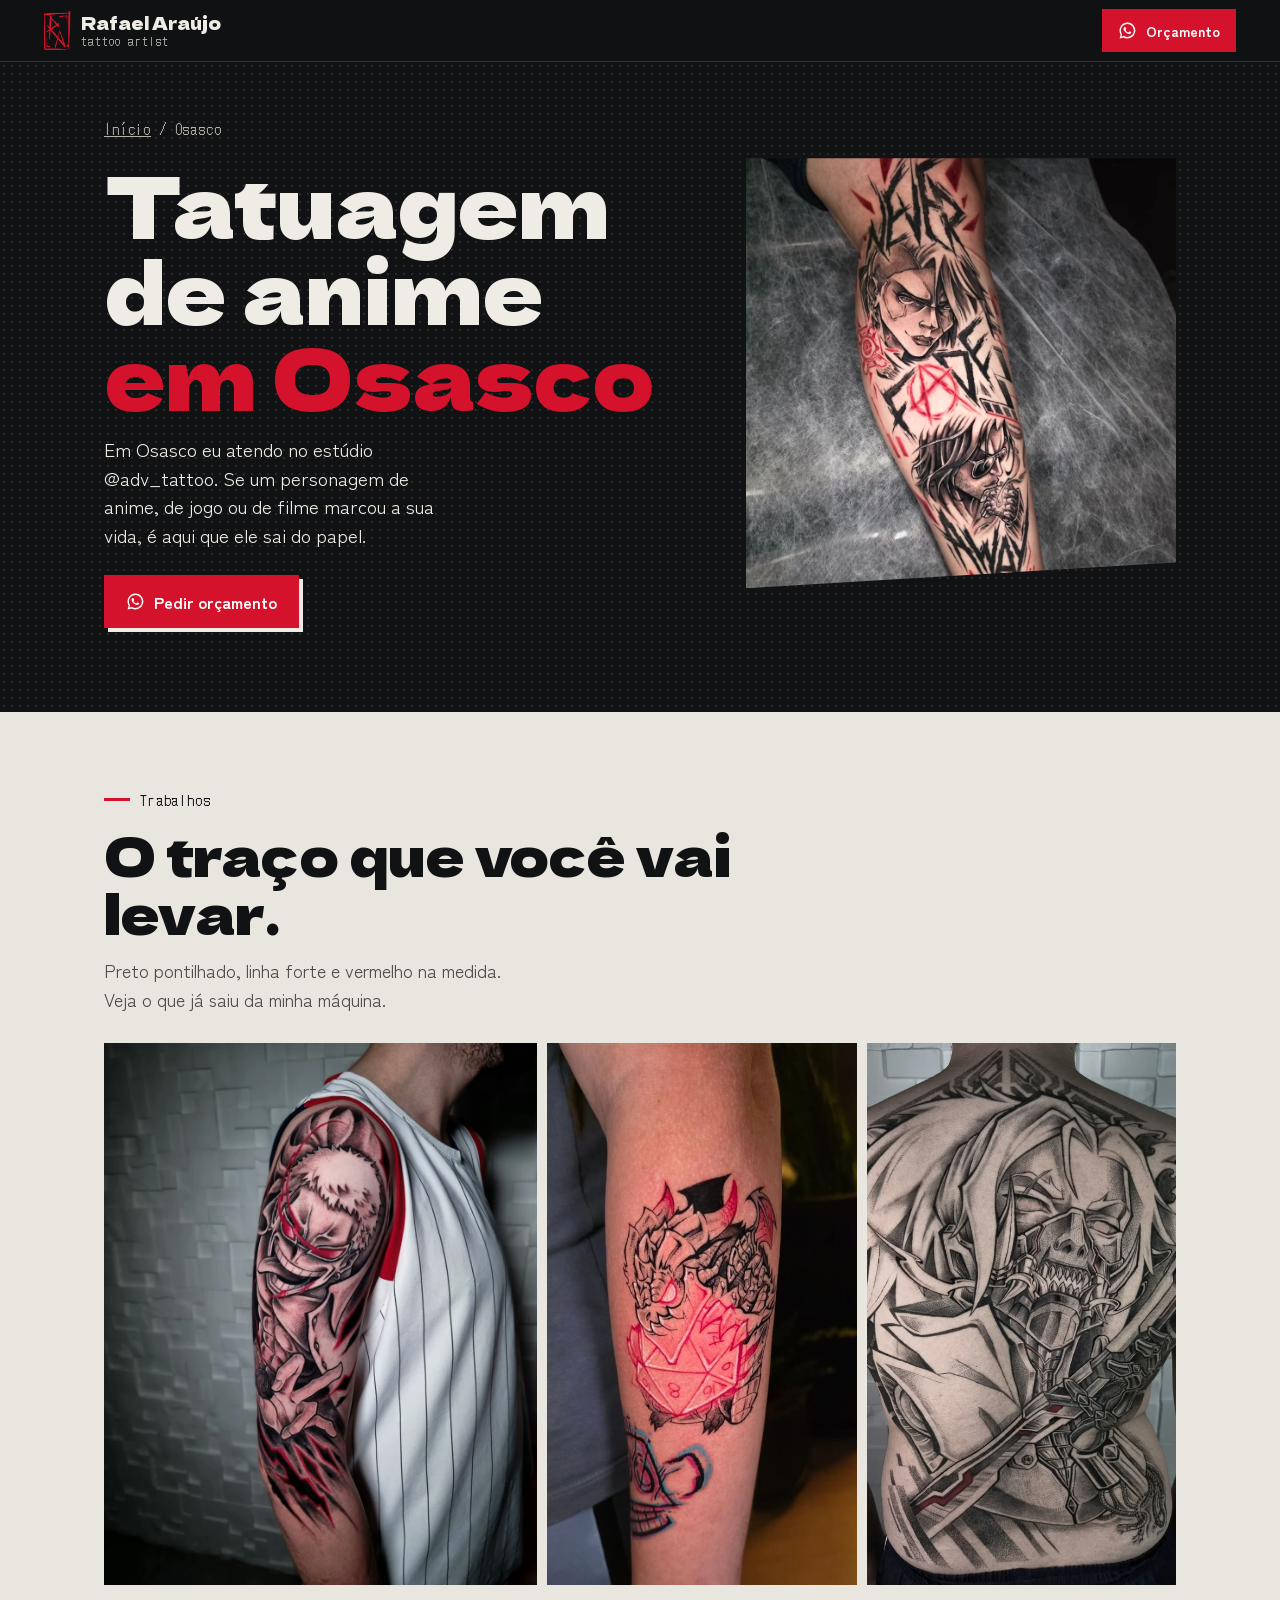
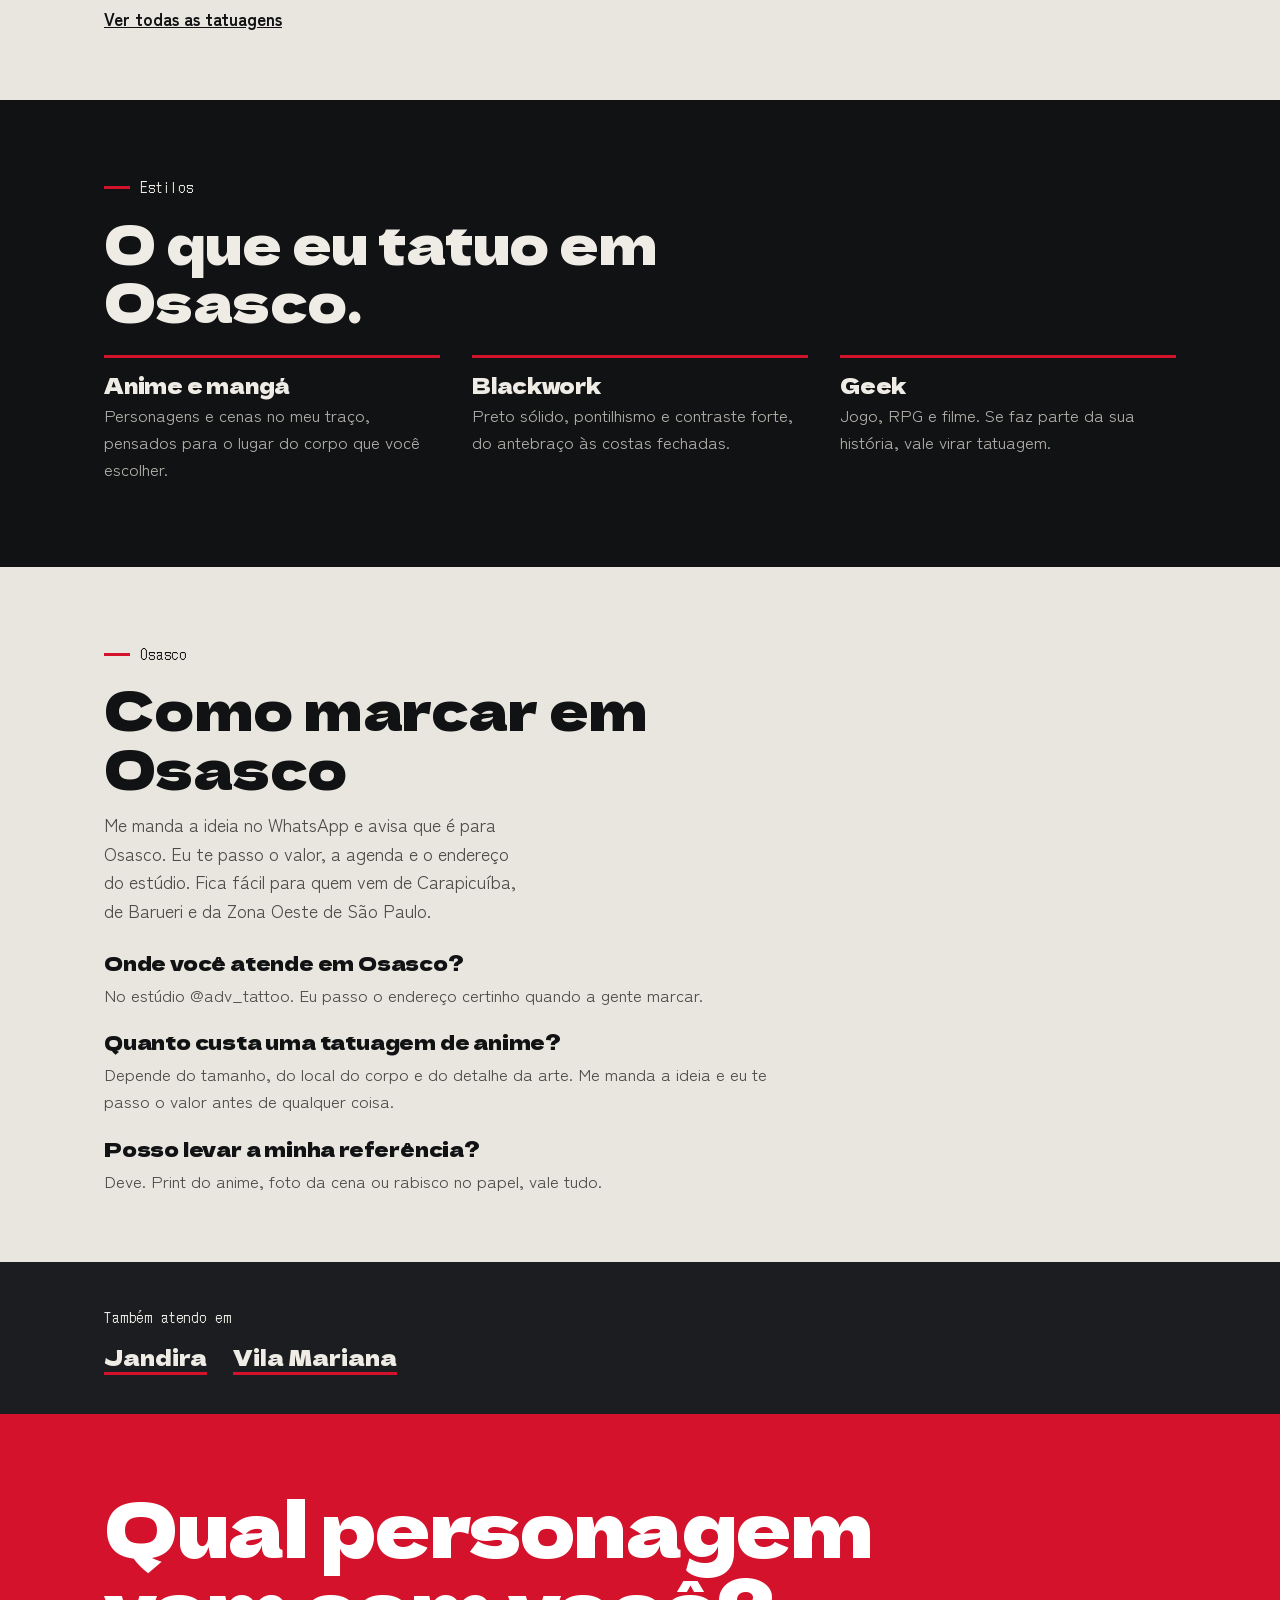
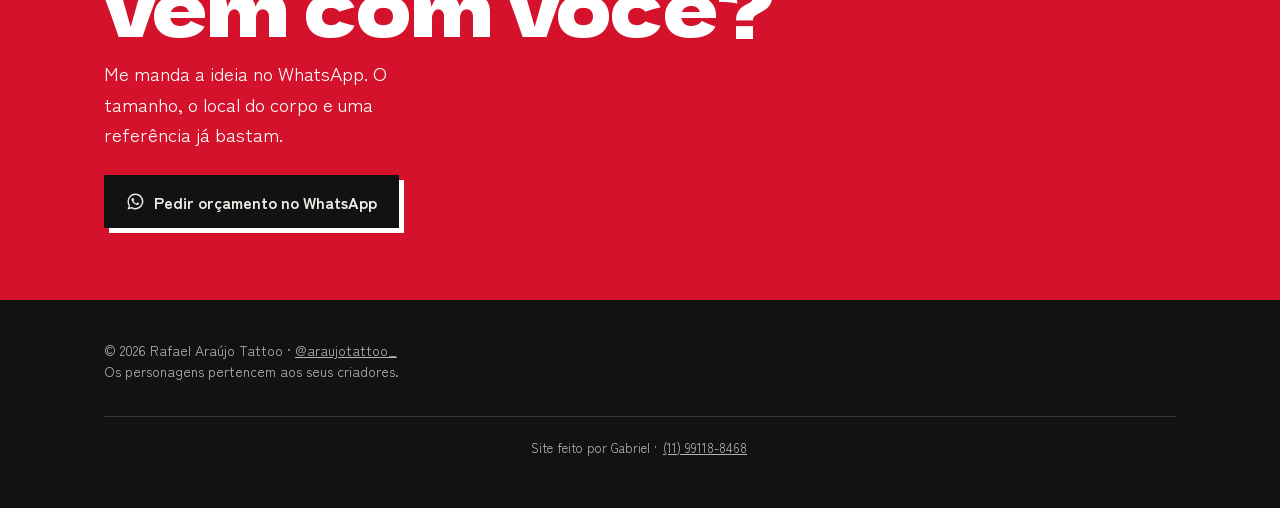
<file: osasco/index.html>
<!doctype html>
<html lang="pt-BR">
<head>
<meta charset="utf-8">
<meta name="viewport" content="width=device-width, initial-scale=1, viewport-fit=cover">
<title>Tatuagem de Anime em Osasco | Rafael Araújo Tattoo</title>
<meta name="description" content="Tatuador de anime, blackwork e geek em Osasco, no estúdio @adv_tattoo. Veja os trabalhos e peça seu orçamento pelo WhatsApp.">
<meta name="theme-color" content="#111214">
<meta name="robots" content="index,follow,max-image-preview:large">
<link rel="canonical" href="https://gabrie345.github.io/rafael-araujo-tattoo/osasco/">
<meta name="twitter:card" content="summary_large_image">
<meta property="og:locale" content="pt_BR">
<meta property="og:site_name" content="Rafael Araújo Tattoo">
<meta property="og:title" content="Tatuagem de Anime em Osasco | Rafael Araújo Tattoo">
<meta property="og:description" content="Tatuador de anime, blackwork e geek em Osasco, no estúdio @adv_tattoo. Veja os trabalhos e peça seu orçamento pelo WhatsApp.">
<meta property="og:type" content="website">
<meta property="og:url" content="https://gabrie345.github.io/rafael-araujo-tattoo/osasco/">
<meta property="og:image:width" content="1200">
<meta property="og:image:height" content="630">
<meta property="og:image" content="https://gabrie345.github.io/rafael-araujo-tattoo/assets/og.jpg">
<link rel="icon" href="data:image/svg+xml,%3Csvg xmlns='http://www.w3.org/2000/svg' viewBox='0 0 40 56'%3E%3Crect width='40' height='56' fill='%23111214'/%3E%3Cpath d='M3 3H37V53H3ZM10 8V38M10 8L22 22 7 30M10 24L31 50M29 28L19 50M29 28L34 46' fill='none' stroke='%23D4122B' stroke-width='3.4' stroke-linecap='round' stroke-linejoin='round'/%3E%3C/svg%3E">
<link rel="preconnect" href="https://fonts.googleapis.com">
<link rel="preconnect" href="https://fonts.gstatic.com" crossorigin>
<link href="https://fonts.googleapis.com/css2?family=Dela+Gothic+One&family=DotGothic16&family=Zen+Kaku+Gothic+New:wght@400;700&display=swap" rel="stylesheet">
<link rel="stylesheet" href="../assets/cidade.css">
<script type="application/ld+json">[{"@context":"https://schema.org","@type":"TattooParlor","@id":"https://gabrie345.github.io/rafael-araujo-tattoo/osasco/#negocio","name":"Rafael Araújo Tattoo Osasco","url":"https://gabrie345.github.io/rafael-araujo-tattoo/osasco/","image":"https://gabrie345.github.io/rafael-araujo-tattoo/assets/og.jpg","description":"Tatuador de anime, blackwork e geek em Osasco, no estúdio @adv_tattoo. Veja os trabalhos e peça seu orçamento pelo WhatsApp.","telephone":"+55-11-95864-4330","address":{"@type":"PostalAddress","addressLocality":"Osasco","addressRegion":"SP","addressCountry":"BR"},"areaServed":{"@type":"Place","name":"Osasco"},"sameAs":["https://www.instagram.com/araujotattoo_/"]},{"@context":"https://schema.org","@type":"BreadcrumbList","itemListElement":[{"@type":"ListItem","position":1,"name":"Início","item":"https://gabrie345.github.io/rafael-araujo-tattoo/"},{"@type":"ListItem","position":2,"name":"Osasco","item":"https://gabrie345.github.io/rafael-araujo-tattoo/osasco/"}]}]</script>
</head>
<body>
<a class="skip" href="#main">Pular para o conteúdo</a>
<header class="nav">
  <a class="brand" href="../" aria-label="Rafael Araújo Tattoo, início">
    <img src="../assets/selo.webp" alt="" width="395" height="569">
    <span>Rafael Araújo<small>tattoo artist</small></span>
  </a>
  <a class="btn btn-red btn-sm" href="https://wa.me/5511958644330?text=Oi%2C%20Rafael%21%20Vi%20seu%20site%20e%20quero%20um%20or%C3%A7amento%20em%20Osasco." target="_blank" rel="noopener"><svg viewBox="0 0 24 24" aria-hidden="true"><path fill="currentColor" d="M12 2a10 10 0 0 0-8.6 15.1L2 22l5-1.3A10 10 0 1 0 12 2Zm0 18.2c-1.6 0-3.1-.4-4.4-1.2l-.3-.2-3 .8.8-2.9-.2-.3A8.2 8.2 0 1 1 12 20.2Zm4.5-6.1c-.2-.1-1.5-.7-1.7-.8-.2-.1-.4-.1-.6.1l-.8 1c-.1.2-.3.2-.5.1a6.7 6.7 0 0 1-3.3-2.9c-.3-.4.2-.4.7-1.4.1-.2 0-.3 0-.4l-.8-1.8c-.2-.5-.4-.4-.6-.4h-.5c-.2 0-.4.1-.6.3-.2.2-.8.8-.8 2s.8 2.3 1 2.5c.1.2 1.6 2.5 4 3.5 1.5.6 2 .7 2.8.6.4-.1 1.5-.6 1.7-1.2.2-.6.2-1.1.1-1.2l-.4-.2Z"/></svg>Orçamento</a>
</header>

<main id="main" tabindex="-1">
<section class="topo">
  <div class="wrap topo-grid">
    <div>
      <nav class="migalha mono" aria-label="Você está em"><a href="../">Início</a> / Osasco</nav>
      <h1>Tatuagem de anime <em>em Osasco</em></h1>
      <p class="lead">Em Osasco eu atendo no estúdio @adv_tattoo. Se um personagem de anime, de jogo ou de filme marcou a sua vida, é aqui que ele sai do papel.</p>
      <a class="btn btn-red" href="https://wa.me/5511958644330?text=Oi%2C%20Rafael%21%20Vi%20seu%20site%20e%20quero%20um%20or%C3%A7amento%20em%20Osasco." target="_blank" rel="noopener"><svg viewBox="0 0 24 24" aria-hidden="true"><path fill="currentColor" d="M12 2a10 10 0 0 0-8.6 15.1L2 22l5-1.3A10 10 0 1 0 12 2Zm0 18.2c-1.6 0-3.1-.4-4.4-1.2l-.3-.2-3 .8.8-2.9-.2-.3A8.2 8.2 0 1 1 12 20.2Zm4.5-6.1c-.2-.1-1.5-.7-1.7-.8-.2-.1-.4-.1-.6.1l-.8 1c-.1.2-.3.2-.5.1a6.7 6.7 0 0 1-3.3-2.9c-.3-.4.2-.4.7-1.4.1-.2 0-.3 0-.4l-.8-1.8c-.2-.5-.4-.4-.6-.4h-.5c-.2 0-.4.1-.6.3-.2.2-.8.8-.8 2s.8 2.3 1 2.5c.1.2 1.6 2.5 4 3.5 1.5.6 2 .7 2.8.6.4-.1 1.5-.6 1.7-1.2.2-.6.2-1.1.1-1.2l-.4-.2Z"/></svg>Pedir orçamento</a>
    </div>
    <div class="topo-foto"><img src="../assets/tattoo-perna.jpg" alt="Tatuagem de anime na perna, em preto e vermelho, feita por Rafael Araújo" width="1000" height="1156" fetchpriority="high"></div>
  </div>
</section>

<section class="sec papel">
  <div class="wrap">
    <span class="cap">Trabalhos</span>
    <h2>O traço que você vai levar.</h2>
    <p class="texto">Preto pontilhado, linha forte e vermelho na medida. Veja o que já saiu da minha máquina.</p>
    <div class="fotos">
      <a href="../assets/tattoo-ombro.jpg"><img src="../assets/tattoo-ombro.jpg" alt="Tatuagem de anime no ombro e no braço, feita por Rafael Araújo" width="1000" height="1250" loading="lazy"></a>
      <a href="../assets/tattoo-dado.jpg"><img src="../assets/tattoo-dado.jpg" alt="Tatuagem geek de dragão com dado de RPG no antebraço, feita por Rafael Araújo" width="1000" height="1000" loading="lazy"></a>
      <a href="../assets/tattoo-costas.jpg"><img src="../assets/tattoo-costas.jpg" alt="Fechamento de costas em blackwork, com personagem de anime, feito por Rafael Araújo" width="1000" height="1000" loading="lazy"></a>
    </div>
    <a class="ver" href="../#tatuagens">Ver todas as tatuagens</a>
  </div>
</section>

<section class="sec">
  <div class="wrap">
    <span class="cap">Estilos</span>
    <h2>O que eu tatuo em Osasco.</h2>
    <div class="estilos">
      <div><h3>Anime e mangá</h3><p>Personagens e cenas no meu traço, pensados para o lugar do corpo que você escolher.</p></div>
      <div><h3>Blackwork</h3><p>Preto sólido, pontilhismo e contraste forte, do antebraço às costas fechadas.</p></div>
      <div><h3>Geek</h3><p>Jogo, RPG e filme. Se faz parte da sua história, vale virar tatuagem.</p></div>
    </div>
  </div>
</section>

<section class="sec papel">
  <div class="wrap">
    <span class="cap">Osasco</span>
    <h2>Como marcar em Osasco</h2>
    <p class="texto">Me manda a ideia no WhatsApp e avisa que é para Osasco. Eu te passo o valor, a agenda e o endereço do estúdio. Fica fácil para quem vem de Carapicuíba, de Barueri e da Zona Oeste de São Paulo.</p>
    <div class="faq">
      <div><h3>Onde você atende em Osasco?</h3><p>No estúdio @adv_tattoo. Eu passo o endereço certinho quando a gente marcar.</p></div>
      <div><h3>Quanto custa uma tatuagem de anime?</h3><p>Depende do tamanho, do local do corpo e do detalhe da arte. Me manda a ideia e eu te passo o valor antes de qualquer coisa.</p></div>
      <div><h3>Posso levar a minha referência?</h3><p>Deve. Print do anime, foto da cena ou rabisco no papel, vale tudo.</p></div>
    </div>
  </div>
</section>

<section class="outras">
  <div class="wrap">
    <span class="mono">Também atendo em</span>
    <ul><li><a href="../jandira/">Jandira</a></li><li><a href="../vila-mariana/">Vila Mariana</a></li></ul>
  </div>
</section>

<section class="cta">
  <div class="wrap">
    <h2>Qual personagem vem com você?</h2>
    <p>Me manda a ideia no WhatsApp. O tamanho, o local do corpo e uma referência já bastam.</p>
    <a class="btn btn-ink" href="https://wa.me/5511958644330?text=Oi%2C%20Rafael%21%20Vi%20seu%20site%20e%20quero%20um%20or%C3%A7amento%20em%20Osasco." target="_blank" rel="noopener"><svg viewBox="0 0 24 24" aria-hidden="true"><path fill="currentColor" d="M12 2a10 10 0 0 0-8.6 15.1L2 22l5-1.3A10 10 0 1 0 12 2Zm0 18.2c-1.6 0-3.1-.4-4.4-1.2l-.3-.2-3 .8.8-2.9-.2-.3A8.2 8.2 0 1 1 12 20.2Zm4.5-6.1c-.2-.1-1.5-.7-1.7-.8-.2-.1-.4-.1-.6.1l-.8 1c-.1.2-.3.2-.5.1a6.7 6.7 0 0 1-3.3-2.9c-.3-.4.2-.4.7-1.4.1-.2 0-.3 0-.4l-.8-1.8c-.2-.5-.4-.4-.6-.4h-.5c-.2 0-.4.1-.6.3-.2.2-.8.8-.8 2s.8 2.3 1 2.5c.1.2 1.6 2.5 4 3.5 1.5.6 2 .7 2.8.6.4-.1 1.5-.6 1.7-1.2.2-.6.2-1.1.1-1.2l-.4-.2Z"/></svg>Pedir orçamento no WhatsApp</a>
  </div>
</section>
</main>

<footer>
  <div class="wrap">
    <small>© 2026 Rafael Araújo Tattoo · <a href="https://www.instagram.com/araujotattoo_/" target="_blank" rel="noopener">@araujotattoo_</a><br>Os personagens pertencem aos seus criadores.</small>
    <p class="credito">Site feito por Gabriel · <a href="https://wa.me/5511991188468?text=Oi%2C%20Gabriel!%20Vi%20o%20site%20do%20Rafael%20Ara%C3%BAjo%20e%20quero%20um%20site%20tamb%C3%A9m." target="_blank" rel="noopener">(11) 99118-8468</a></p>
  </div>
</footer>
<a class="btn btn-red fab" href="https://wa.me/5511958644330?text=Oi%2C%20Rafael%21%20Vi%20seu%20site%20e%20quero%20um%20or%C3%A7amento%20em%20Osasco." target="_blank" rel="noopener" tabindex="-1" aria-hidden="true"><svg viewBox="0 0 24 24" aria-hidden="true"><path fill="currentColor" d="M12 2a10 10 0 0 0-8.6 15.1L2 22l5-1.3A10 10 0 1 0 12 2Zm0 18.2c-1.6 0-3.1-.4-4.4-1.2l-.3-.2-3 .8.8-2.9-.2-.3A8.2 8.2 0 1 1 12 20.2Zm4.5-6.1c-.2-.1-1.5-.7-1.7-.8-.2-.1-.4-.1-.6.1l-.8 1c-.1.2-.3.2-.5.1a6.7 6.7 0 0 1-3.3-2.9c-.3-.4.2-.4.7-1.4.1-.2 0-.3 0-.4l-.8-1.8c-.2-.5-.4-.4-.6-.4h-.5c-.2 0-.4.1-.6.3-.2.2-.8.8-.8 2s.8 2.3 1 2.5c.1.2 1.6 2.5 4 3.5 1.5.6 2 .7 2.8.6.4-.1 1.5-.6 1.7-1.2.2-.6.2-1.1.1-1.2l-.4-.2Z"/></svg>Pedir orçamento</a>
</body>
</html>
</file>
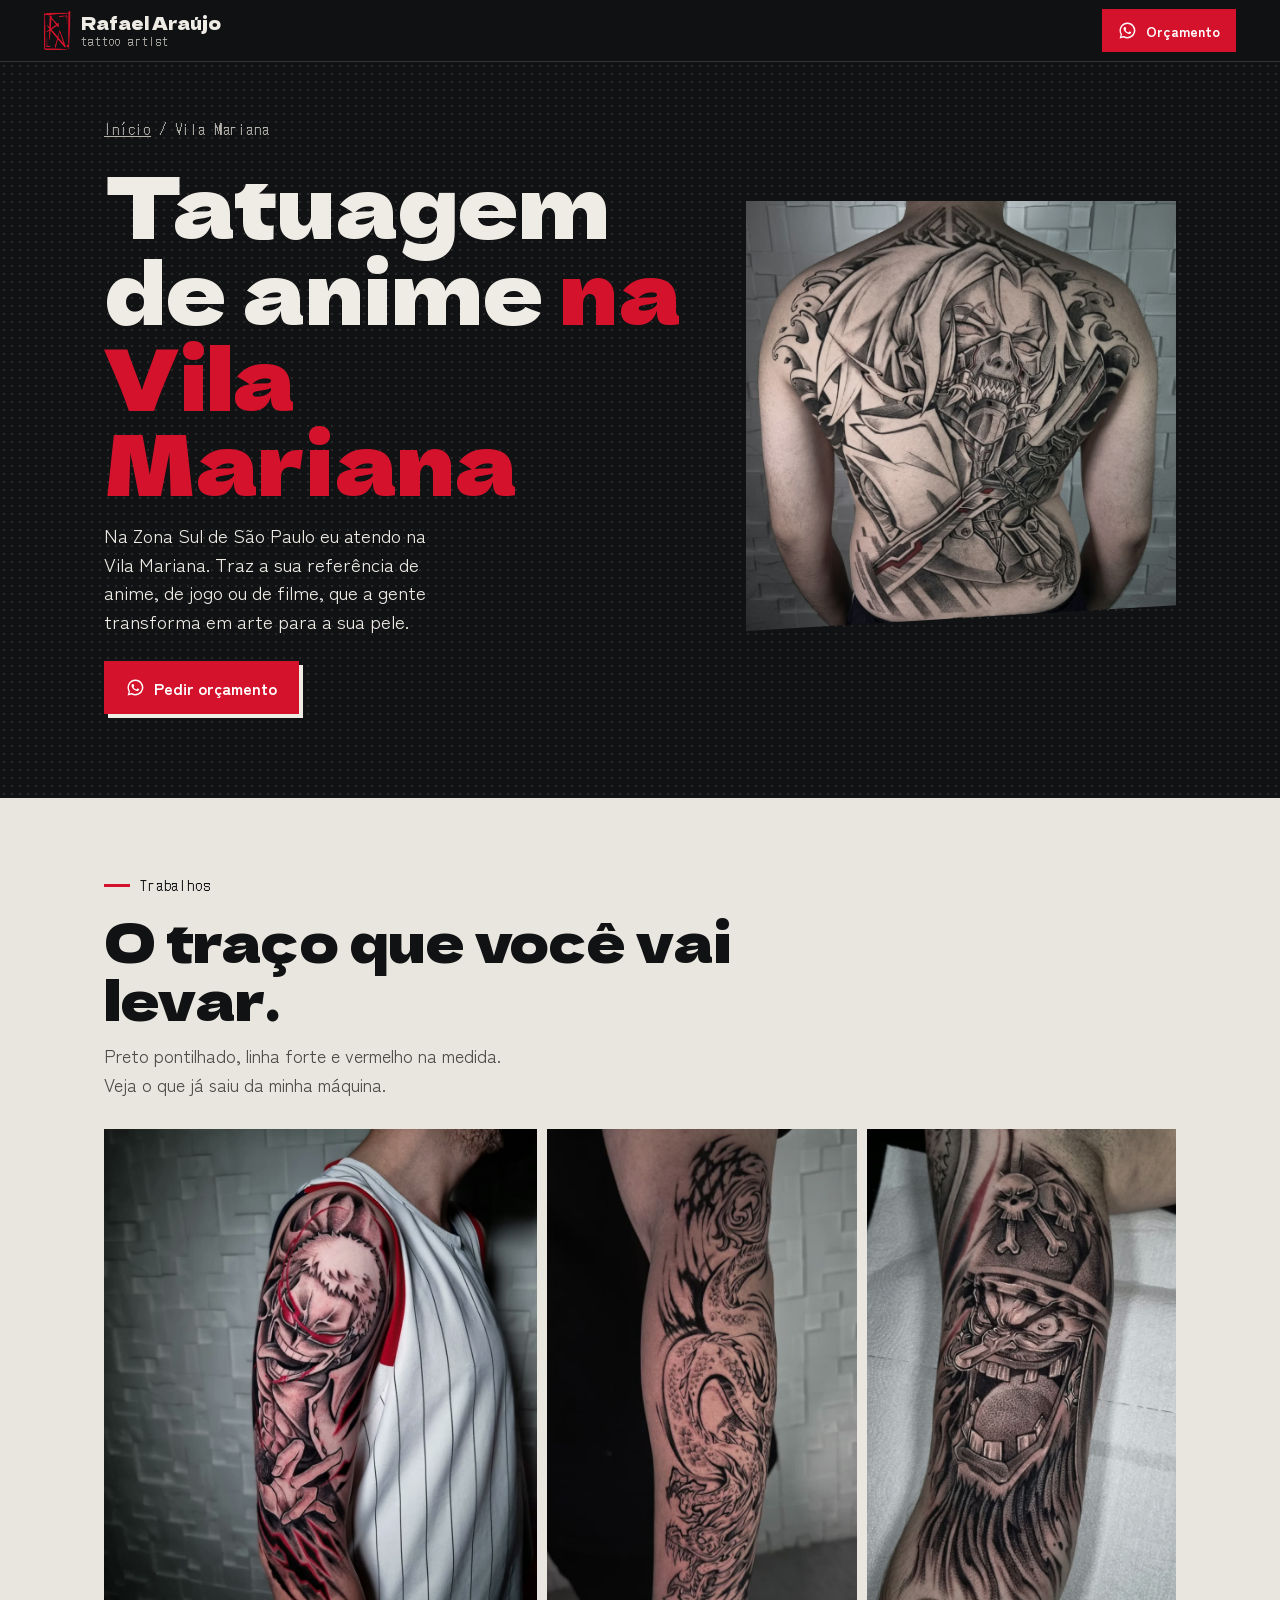
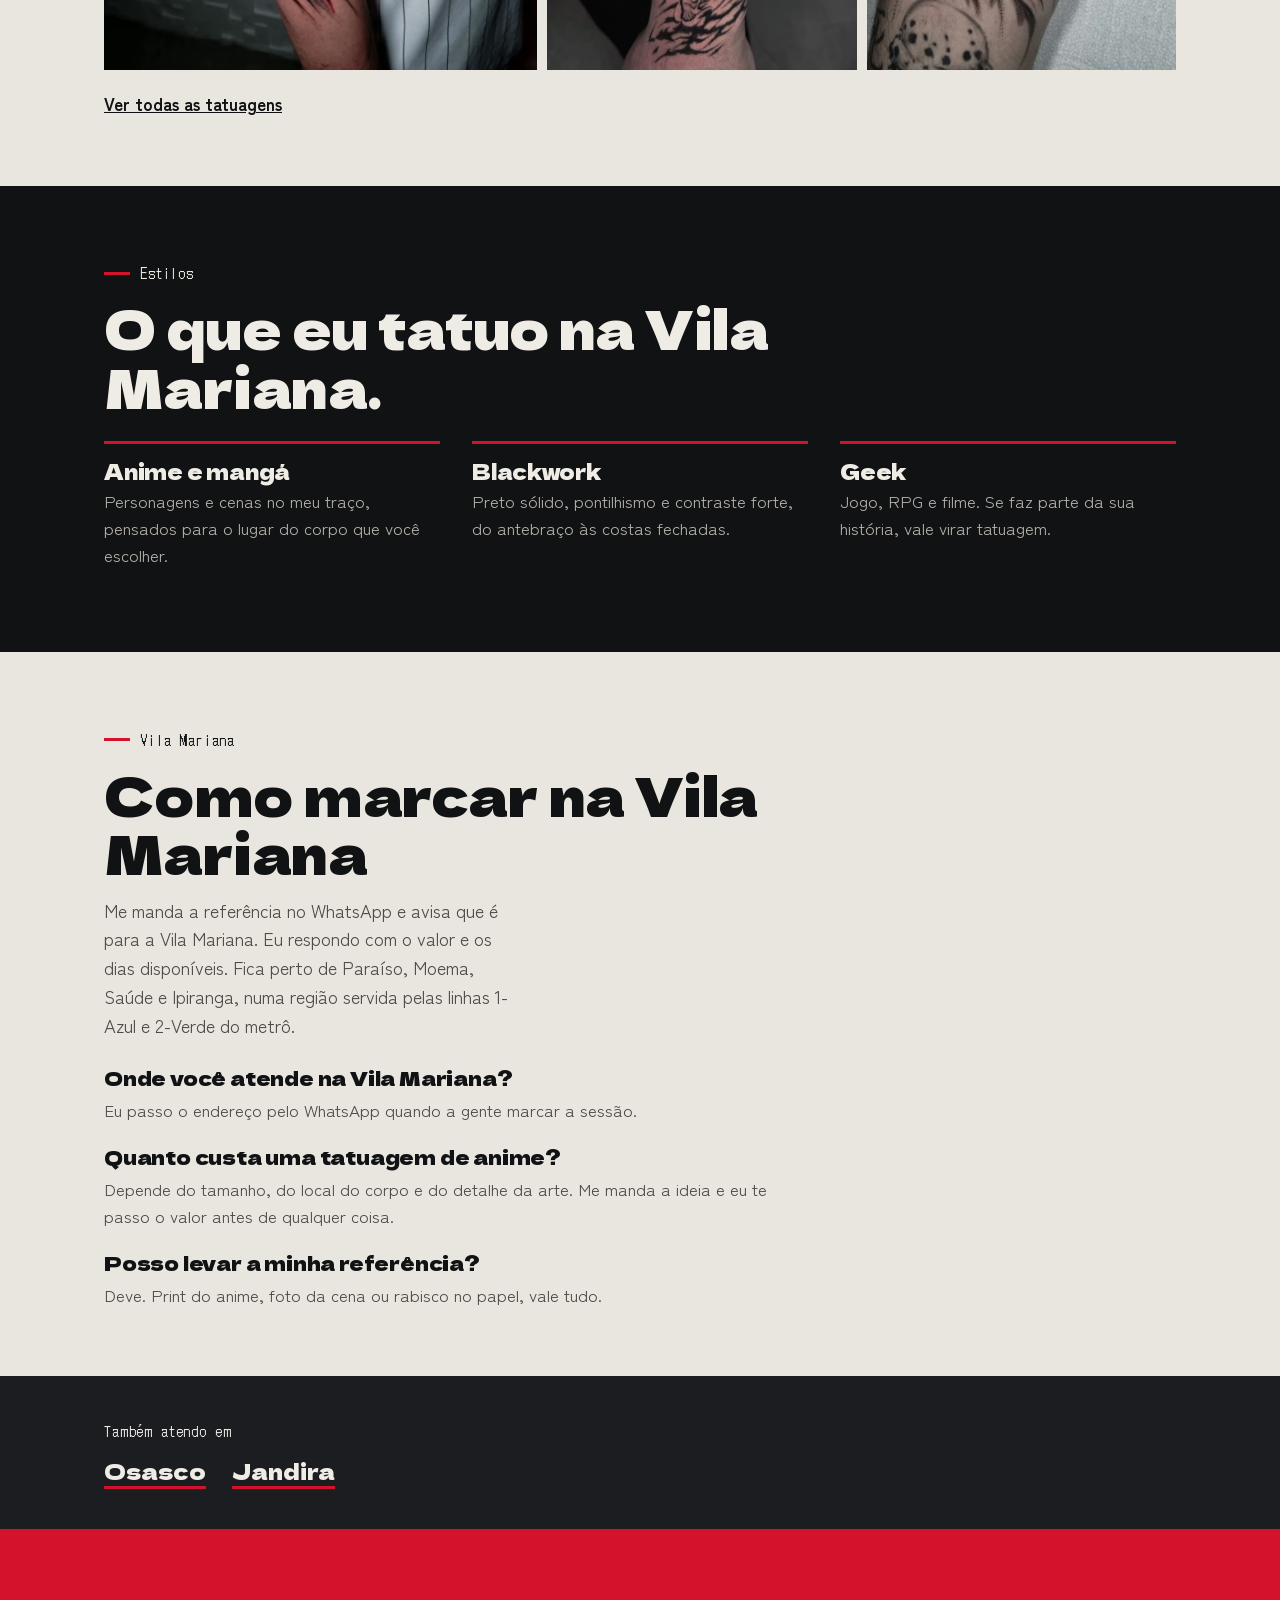
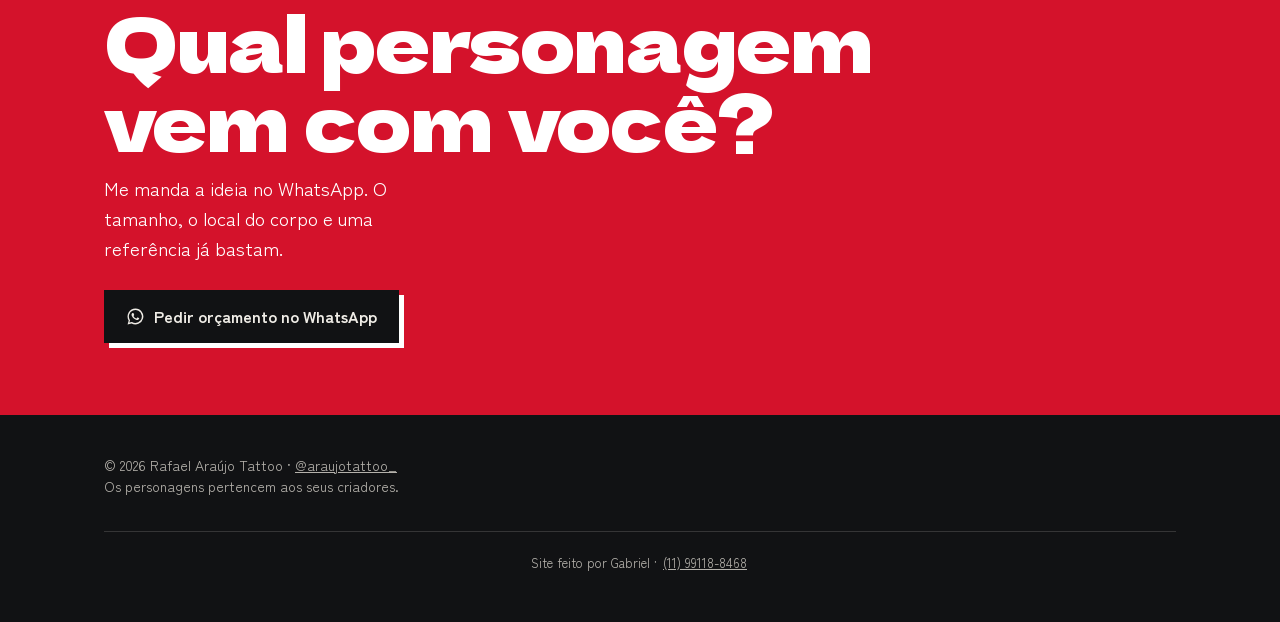
<file: vila-mariana/index.html>
<!doctype html>
<html lang="pt-BR">
<head>
<meta charset="utf-8">
<meta name="viewport" content="width=device-width, initial-scale=1, viewport-fit=cover">
<title>Tatuagem de Anime na Vila Mariana, SP | Rafael Araújo Tattoo</title>
<meta name="description" content="Tatuador de anime, blackwork e geek na Vila Mariana, Zona Sul de São Paulo. Veja os trabalhos e peça seu orçamento pelo WhatsApp.">
<meta name="theme-color" content="#111214">
<meta name="robots" content="index,follow,max-image-preview:large">
<link rel="canonical" href="https://gabrie345.github.io/rafael-araujo-tattoo/vila-mariana/">
<meta name="twitter:card" content="summary_large_image">
<meta property="og:locale" content="pt_BR">
<meta property="og:site_name" content="Rafael Araújo Tattoo">
<meta property="og:title" content="Tatuagem de Anime na Vila Mariana, SP | Rafael Araújo Tattoo">
<meta property="og:description" content="Tatuador de anime, blackwork e geek na Vila Mariana, Zona Sul de São Paulo. Veja os trabalhos e peça seu orçamento pelo WhatsApp.">
<meta property="og:type" content="website">
<meta property="og:url" content="https://gabrie345.github.io/rafael-araujo-tattoo/vila-mariana/">
<meta property="og:image:width" content="1200">
<meta property="og:image:height" content="630">
<meta property="og:image" content="https://gabrie345.github.io/rafael-araujo-tattoo/assets/og.jpg">
<link rel="icon" href="data:image/svg+xml,%3Csvg xmlns='http://www.w3.org/2000/svg' viewBox='0 0 40 56'%3E%3Crect width='40' height='56' fill='%23111214'/%3E%3Cpath d='M3 3H37V53H3ZM10 8V38M10 8L22 22 7 30M10 24L31 50M29 28L19 50M29 28L34 46' fill='none' stroke='%23D4122B' stroke-width='3.4' stroke-linecap='round' stroke-linejoin='round'/%3E%3C/svg%3E">
<link rel="preconnect" href="https://fonts.googleapis.com">
<link rel="preconnect" href="https://fonts.gstatic.com" crossorigin>
<link href="https://fonts.googleapis.com/css2?family=Dela+Gothic+One&family=DotGothic16&family=Zen+Kaku+Gothic+New:wght@400;700&display=swap" rel="stylesheet">
<link rel="stylesheet" href="../assets/cidade.css">
<script type="application/ld+json">[{"@context":"https://schema.org","@type":"TattooParlor","@id":"https://gabrie345.github.io/rafael-araujo-tattoo/vila-mariana/#negocio","name":"Rafael Araújo Tattoo Vila Mariana","url":"https://gabrie345.github.io/rafael-araujo-tattoo/vila-mariana/","image":"https://gabrie345.github.io/rafael-araujo-tattoo/assets/og.jpg","description":"Tatuador de anime, blackwork e geek na Vila Mariana, Zona Sul de São Paulo. Veja os trabalhos e peça seu orçamento pelo WhatsApp.","telephone":"+55-11-95864-4330","address":{"@type":"PostalAddress","addressLocality":"São Paulo","addressRegion":"SP","addressCountry":"BR"},"areaServed":{"@type":"Place","name":"Vila Mariana"},"sameAs":["https://www.instagram.com/araujotattoo_/"]},{"@context":"https://schema.org","@type":"BreadcrumbList","itemListElement":[{"@type":"ListItem","position":1,"name":"Início","item":"https://gabrie345.github.io/rafael-araujo-tattoo/"},{"@type":"ListItem","position":2,"name":"Vila Mariana","item":"https://gabrie345.github.io/rafael-araujo-tattoo/vila-mariana/"}]}]</script>
</head>
<body>
<a class="skip" href="#main">Pular para o conteúdo</a>
<header class="nav">
  <a class="brand" href="../" aria-label="Rafael Araújo Tattoo, início">
    <img src="../assets/selo.webp" alt="" width="395" height="569">
    <span>Rafael Araújo<small>tattoo artist</small></span>
  </a>
  <a class="btn btn-red btn-sm" href="https://wa.me/5511958644330?text=Oi%2C%20Rafael%21%20Vi%20seu%20site%20e%20quero%20um%20or%C3%A7amento%20na%20Vila%20Mariana." target="_blank" rel="noopener"><svg viewBox="0 0 24 24" aria-hidden="true"><path fill="currentColor" d="M12 2a10 10 0 0 0-8.6 15.1L2 22l5-1.3A10 10 0 1 0 12 2Zm0 18.2c-1.6 0-3.1-.4-4.4-1.2l-.3-.2-3 .8.8-2.9-.2-.3A8.2 8.2 0 1 1 12 20.2Zm4.5-6.1c-.2-.1-1.5-.7-1.7-.8-.2-.1-.4-.1-.6.1l-.8 1c-.1.2-.3.2-.5.1a6.7 6.7 0 0 1-3.3-2.9c-.3-.4.2-.4.7-1.4.1-.2 0-.3 0-.4l-.8-1.8c-.2-.5-.4-.4-.6-.4h-.5c-.2 0-.4.1-.6.3-.2.2-.8.8-.8 2s.8 2.3 1 2.5c.1.2 1.6 2.5 4 3.5 1.5.6 2 .7 2.8.6.4-.1 1.5-.6 1.7-1.2.2-.6.2-1.1.1-1.2l-.4-.2Z"/></svg>Orçamento</a>
</header>

<main id="main" tabindex="-1">
<section class="topo">
  <div class="wrap topo-grid">
    <div>
      <nav class="migalha mono" aria-label="Você está em"><a href="../">Início</a> / Vila Mariana</nav>
      <h1>Tatuagem de anime <em>na Vila Mariana</em></h1>
      <p class="lead">Na Zona Sul de São Paulo eu atendo na Vila Mariana. Traz a sua referência de anime, de jogo ou de filme, que a gente transforma em arte para a sua pele.</p>
      <a class="btn btn-red" href="https://wa.me/5511958644330?text=Oi%2C%20Rafael%21%20Vi%20seu%20site%20e%20quero%20um%20or%C3%A7amento%20na%20Vila%20Mariana." target="_blank" rel="noopener"><svg viewBox="0 0 24 24" aria-hidden="true"><path fill="currentColor" d="M12 2a10 10 0 0 0-8.6 15.1L2 22l5-1.3A10 10 0 1 0 12 2Zm0 18.2c-1.6 0-3.1-.4-4.4-1.2l-.3-.2-3 .8.8-2.9-.2-.3A8.2 8.2 0 1 1 12 20.2Zm4.5-6.1c-.2-.1-1.5-.7-1.7-.8-.2-.1-.4-.1-.6.1l-.8 1c-.1.2-.3.2-.5.1a6.7 6.7 0 0 1-3.3-2.9c-.3-.4.2-.4.7-1.4.1-.2 0-.3 0-.4l-.8-1.8c-.2-.5-.4-.4-.6-.4h-.5c-.2 0-.4.1-.6.3-.2.2-.8.8-.8 2s.8 2.3 1 2.5c.1.2 1.6 2.5 4 3.5 1.5.6 2 .7 2.8.6.4-.1 1.5-.6 1.7-1.2.2-.6.2-1.1.1-1.2l-.4-.2Z"/></svg>Pedir orçamento</a>
    </div>
    <div class="topo-foto"><img src="../assets/tattoo-costas.jpg" alt="Fechamento de costas em blackwork, com personagem de anime, feito por Rafael Araújo" width="1000" height="1000" fetchpriority="high"></div>
  </div>
</section>

<section class="sec papel">
  <div class="wrap">
    <span class="cap">Trabalhos</span>
    <h2>O traço que você vai levar.</h2>
    <p class="texto">Preto pontilhado, linha forte e vermelho na medida. Veja o que já saiu da minha máquina.</p>
    <div class="fotos">
      <a href="../assets/tattoo-ombro.jpg"><img src="../assets/tattoo-ombro.jpg" alt="Tatuagem de anime no ombro e no braço, feita por Rafael Araújo" width="1000" height="1250" loading="lazy"></a>
      <a href="../assets/tattoo-dragao.jpg"><img src="../assets/tattoo-dragao.jpg" alt="Tatuagem de dragão em linhas pretas no antebraço, feita por Rafael Araújo" width="1000" height="1186" loading="lazy"></a>
      <a href="../assets/tattoo-capitao.jpg"><img src="../assets/tattoo-capitao.jpg" alt="Tatuagem de anime em pontilhismo no braço, feita por Rafael Araújo" width="1000" height="1250" loading="lazy"></a>
    </div>
    <a class="ver" href="../#tatuagens">Ver todas as tatuagens</a>
  </div>
</section>

<section class="sec">
  <div class="wrap">
    <span class="cap">Estilos</span>
    <h2>O que eu tatuo na Vila Mariana.</h2>
    <div class="estilos">
      <div><h3>Anime e mangá</h3><p>Personagens e cenas no meu traço, pensados para o lugar do corpo que você escolher.</p></div>
      <div><h3>Blackwork</h3><p>Preto sólido, pontilhismo e contraste forte, do antebraço às costas fechadas.</p></div>
      <div><h3>Geek</h3><p>Jogo, RPG e filme. Se faz parte da sua história, vale virar tatuagem.</p></div>
    </div>
  </div>
</section>

<section class="sec papel">
  <div class="wrap">
    <span class="cap">Vila Mariana</span>
    <h2>Como marcar na Vila Mariana</h2>
    <p class="texto">Me manda a referência no WhatsApp e avisa que é para a Vila Mariana. Eu respondo com o valor e os dias disponíveis. Fica perto de Paraíso, Moema, Saúde e Ipiranga, numa região servida pelas linhas 1-Azul e 2-Verde do metrô.</p>
    <div class="faq">
      <div><h3>Onde você atende na Vila Mariana?</h3><p>Eu passo o endereço pelo WhatsApp quando a gente marcar a sessão.</p></div>
      <div><h3>Quanto custa uma tatuagem de anime?</h3><p>Depende do tamanho, do local do corpo e do detalhe da arte. Me manda a ideia e eu te passo o valor antes de qualquer coisa.</p></div>
      <div><h3>Posso levar a minha referência?</h3><p>Deve. Print do anime, foto da cena ou rabisco no papel, vale tudo.</p></div>
    </div>
  </div>
</section>

<section class="outras">
  <div class="wrap">
    <span class="mono">Também atendo em</span>
    <ul><li><a href="../osasco/">Osasco</a></li><li><a href="../jandira/">Jandira</a></li></ul>
  </div>
</section>

<section class="cta">
  <div class="wrap">
    <h2>Qual personagem vem com você?</h2>
    <p>Me manda a ideia no WhatsApp. O tamanho, o local do corpo e uma referência já bastam.</p>
    <a class="btn btn-ink" href="https://wa.me/5511958644330?text=Oi%2C%20Rafael%21%20Vi%20seu%20site%20e%20quero%20um%20or%C3%A7amento%20na%20Vila%20Mariana." target="_blank" rel="noopener"><svg viewBox="0 0 24 24" aria-hidden="true"><path fill="currentColor" d="M12 2a10 10 0 0 0-8.6 15.1L2 22l5-1.3A10 10 0 1 0 12 2Zm0 18.2c-1.6 0-3.1-.4-4.4-1.2l-.3-.2-3 .8.8-2.9-.2-.3A8.2 8.2 0 1 1 12 20.2Zm4.5-6.1c-.2-.1-1.5-.7-1.7-.8-.2-.1-.4-.1-.6.1l-.8 1c-.1.2-.3.2-.5.1a6.7 6.7 0 0 1-3.3-2.9c-.3-.4.2-.4.7-1.4.1-.2 0-.3 0-.4l-.8-1.8c-.2-.5-.4-.4-.6-.4h-.5c-.2 0-.4.1-.6.3-.2.2-.8.8-.8 2s.8 2.3 1 2.5c.1.2 1.6 2.5 4 3.5 1.5.6 2 .7 2.8.6.4-.1 1.5-.6 1.7-1.2.2-.6.2-1.1.1-1.2l-.4-.2Z"/></svg>Pedir orçamento no WhatsApp</a>
  </div>
</section>
</main>

<footer>
  <div class="wrap">
    <small>© 2026 Rafael Araújo Tattoo · <a href="https://www.instagram.com/araujotattoo_/" target="_blank" rel="noopener">@araujotattoo_</a><br>Os personagens pertencem aos seus criadores.</small>
    <p class="credito">Site feito por Gabriel · <a href="https://wa.me/5511991188468?text=Oi%2C%20Gabriel!%20Vi%20o%20site%20do%20Rafael%20Ara%C3%BAjo%20e%20quero%20um%20site%20tamb%C3%A9m." target="_blank" rel="noopener">(11) 99118-8468</a></p>
  </div>
</footer>
<a class="btn btn-red fab" href="https://wa.me/5511958644330?text=Oi%2C%20Rafael%21%20Vi%20seu%20site%20e%20quero%20um%20or%C3%A7amento%20na%20Vila%20Mariana." target="_blank" rel="noopener" tabindex="-1" aria-hidden="true"><svg viewBox="0 0 24 24" aria-hidden="true"><path fill="currentColor" d="M12 2a10 10 0 0 0-8.6 15.1L2 22l5-1.3A10 10 0 1 0 12 2Zm0 18.2c-1.6 0-3.1-.4-4.4-1.2l-.3-.2-3 .8.8-2.9-.2-.3A8.2 8.2 0 1 1 12 20.2Zm4.5-6.1c-.2-.1-1.5-.7-1.7-.8-.2-.1-.4-.1-.6.1l-.8 1c-.1.2-.3.2-.5.1a6.7 6.7 0 0 1-3.3-2.9c-.3-.4.2-.4.7-1.4.1-.2 0-.3 0-.4l-.8-1.8c-.2-.5-.4-.4-.6-.4h-.5c-.2 0-.4.1-.6.3-.2.2-.8.8-.8 2s.8 2.3 1 2.5c.1.2 1.6 2.5 4 3.5 1.5.6 2 .7 2.8.6.4-.1 1.5-.6 1.7-1.2.2-.6.2-1.1.1-1.2l-.4-.2Z"/></svg>Pedir orçamento</a>
</body>
</html>
</file>
<file: assets/cidade.css>
:root{
  --ink:#111214;--panel:#1B1D21;--paper:#E9E6DF;--accent:#D4122B;--accent-hover:#B00E23;
  --on-ink:#EFECE6;--on-ink-2:#B4B1AB;--on-paper-2:#4C4A46;--hair-ink:rgba(239,236,230,.16);--hair-paper:rgba(17,18,20,.18);
  --ease-out:cubic-bezier(.16,1,.3,1);--ease-soft:cubic-bezier(.45,0,.2,1);
  --f-display:'Dela Gothic One','Arial Black',system-ui,sans-serif;
  --f-text:'Zen Kaku Gothic New',ui-sans-serif,system-ui,sans-serif;
  --f-mono:'DotGothic16',ui-monospace,monospace;
  --gutter:18px;
}
*{box-sizing:border-box;margin:0}
html{overflow-x:hidden;overflow-x:clip;-webkit-text-size-adjust:100%;scroll-behavior:smooth;background:var(--ink)}
body{overflow-x:hidden;overflow-x:clip;background:var(--ink);color:var(--on-ink);font-family:var(--f-text);font-size:17px;line-height:1.6;-webkit-font-smoothing:antialiased}
img{display:block;max-width:100%;height:auto}
a{color:inherit}
h1,h2,h3{font-family:var(--f-display);font-weight:400;letter-spacing:-.01em;line-height:1.08}
.skip{position:fixed;left:12px;top:-70px;z-index:100;background:var(--accent);color:#fff;padding:10px 16px;transition:top .3s var(--ease-out)}
.skip:focus{top:12px}
:focus-visible{outline:3px solid var(--accent);outline-offset:3px}
.wrap{max-width:1160px;margin:0 auto;padding:0 var(--gutter)}
.mono{font-family:var(--f-mono);font-size:14px;letter-spacing:.06em}

.nav{position:sticky;top:0;z-index:40;display:flex;align-items:center;justify-content:space-between;padding:9px var(--gutter);padding-top:max(9px,env(safe-area-inset-top));background:rgba(17,18,20,.92);backdrop-filter:blur(10px);-webkit-backdrop-filter:blur(10px);border-bottom:1px solid var(--hair-ink)}
.brand{display:flex;align-items:center;gap:10px;text-decoration:none}
.brand img{width:27px;height:39px}
.brand span{font-family:var(--f-display);font-size:15px;line-height:1.05}
.brand small{display:block;font-family:var(--f-mono);font-size:12px;letter-spacing:.08em;color:var(--on-ink-2);margin-top:3px}

.btn{display:inline-flex;align-items:center;justify-content:center;gap:9px;font:700 16px/1 var(--f-text);text-decoration:none;padding:15px 20px;border:2px solid transparent;cursor:pointer;transition:background-color .3s var(--ease-soft),transform .35s var(--ease-out),box-shadow .35s var(--ease-out)}
.btn svg{width:19px;height:19px;flex:none}
.btn:active{transform:translate(2px,2px)}
.btn-red{background:var(--accent);color:#fff;box-shadow:4px 4px 0 var(--on-ink)}
.btn-red:hover{background:var(--accent-hover);transform:translate(-1px,-1px);box-shadow:6px 6px 0 var(--on-ink)}
.btn-ink{background:var(--ink);color:var(--on-ink);box-shadow:5px 5px 0 #fff}
.btn-ink:hover{transform:translate(-1px,-1px);box-shadow:7px 7px 0 #fff}
.btn-sm{padding:10px 14px;font-size:14px;box-shadow:none}
.btn-sm:hover{box-shadow:none;transform:none}
@media (pointer:coarse){.btn{min-height:44px}}

.topo{padding:30px 0 56px;background-image:radial-gradient(rgba(239,236,230,.11) 1.1px,transparent 1.5px);background-size:8px 8px}
.migalha{color:var(--on-ink-2);margin-bottom:20px}
.migalha a{color:var(--on-ink-2)}
.topo h1{font-size:clamp(40px,11.4vw,84px);line-height:1.02}
.topo h1 em{font-style:normal;color:var(--accent)}
.lead{font-size:19px;line-height:1.5;margin-top:18px;max-width:38ch}
.topo .btn{margin-top:26px}
.topo-grid{display:grid;gap:34px}
.topo-foto{clip-path:polygon(0 0,100% 0,100% 94%,0 100%)}
.topo-foto img{width:100%;aspect-ratio:1/1;object-fit:cover}

.sec{padding:68px 0}
.papel{background:var(--paper);color:var(--ink)}
.cap{display:inline-flex;align-items:center;gap:10px;font-family:var(--f-mono);font-size:14px;letter-spacing:.06em;margin-bottom:14px}
.cap::before{content:"";width:26px;height:3px;background:var(--accent)}
.sec h2{font-size:clamp(30px,8vw,54px);max-width:14em}
.texto{margin-top:14px;max-width:46ch;font-size:18px}
.papel .texto{color:var(--on-paper-2)}

.fotos{display:grid;grid-template-columns:1fr 1fr;gap:8px;margin-top:30px}
.fotos a{display:block;overflow:hidden;background:var(--ink)}
.fotos a:first-child{grid-column:span 2}
.fotos img{width:100%;height:100%;object-fit:cover;aspect-ratio:4/5;transition:transform .9s var(--ease-out)}
.fotos a:first-child img{aspect-ratio:16/11}
.fotos a:hover img{transform:scale(1.04)}
.ver{display:inline-block;margin-top:20px;font-weight:700}

.estilos{display:grid;gap:0;margin-top:26px;border-top:2px solid var(--hair-ink)}
.estilos div{padding:16px 0;border-bottom:1px solid var(--hair-ink)}
.estilos h3{font-size:21px}
.estilos p{color:var(--on-ink-2);margin-top:4px;max-width:52ch}

.faq{margin-top:26px;display:grid;gap:22px;max-width:680px}
.faq h3{font-size:20px;line-height:1.2}
.faq p{color:var(--on-paper-2);margin-top:6px}

.outras{padding:40px 0;background:var(--panel)}
.outras ul{list-style:none;padding:0;display:flex;flex-wrap:wrap;gap:12px 26px;margin-top:10px}
.outras a{font-family:var(--f-display);font-size:22px;text-decoration:none;background:linear-gradient(var(--accent),var(--accent)) 0 100%/100% 3px no-repeat;padding-bottom:3px}

.cta{background:var(--accent);color:#fff;padding:72px 0}
.cta h2{font-size:clamp(36px,10vw,76px);line-height:1.04;max-width:10.5em}
.cta p{font-size:19px;max-width:32ch;margin:14px 0 26px}

footer{padding:40px 0 calc(100px + env(safe-area-inset-bottom));background:var(--ink)}
footer small{color:var(--on-ink-2);font-size:14px;line-height:1.5;display:block}
footer a{color:var(--on-ink-2)}

.credito{margin-top:34px;padding-top:12px;border-top:1px solid var(--hair-ink);text-align:center;color:var(--on-ink-2);font-size:13px;line-height:1.4}
.credito a{display:inline-block;padding:10px 2px;color:var(--on-ink-2)}
.fab{position:fixed;left:var(--gutter);right:calc(var(--gutter) + 4px);bottom:max(14px,env(safe-area-inset-bottom));z-index:30}

@media (min-width:900px){
  :root{--gutter:44px}
  .brand span{font-size:17px}
  .topo{padding:56px 0 84px}
  .topo-grid{grid-template-columns:1.15fr .85fr;align-items:center;gap:60px}
  .fotos{grid-template-columns:1.4fr 1fr 1fr;gap:10px}
  .fotos a:first-child{grid-column:auto}
  .fotos img,.fotos a:first-child img{aspect-ratio:4/5}
  .estilos{grid-template-columns:repeat(3,1fr);gap:32px;border-top:0}
  .estilos div{border-top:3px solid var(--accent);border-bottom:0}
  .fab{display:none}
  footer{padding-bottom:40px}
}
@media (prefers-reduced-motion:reduce){
  *,*::before,*::after{animation:none!important;transition:none!important;scroll-behavior:auto!important}
}
</file>
